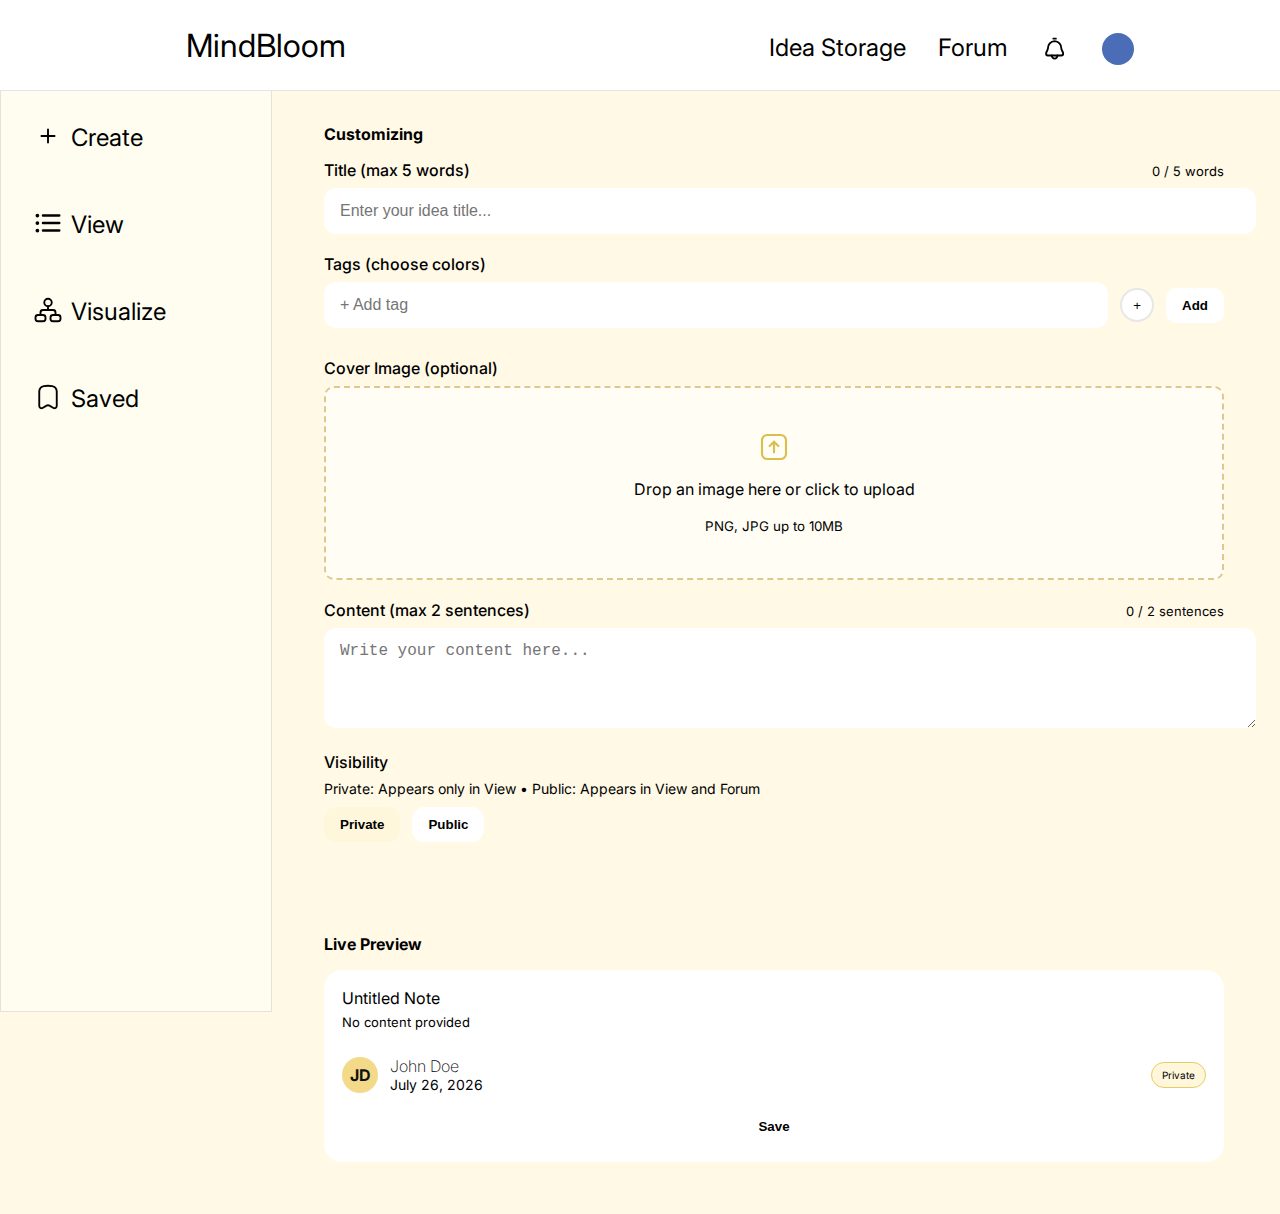
<file: CGT141/create.html>
<!DOCTYPE html>
<html lang="en">
<head>
  <meta charset="UTF-8" />
  <meta name="viewport" content="width=device-width, initial-scale=1.0"/>
  <link rel="stylesheet" href="css/master.css">
  <link rel="stylesheet" href="css/mediaqueries.css">
  <link rel="stylesheet" href="css/master-create.css">    <script src="js/phone-nav.js" defer></script>
  <script src="js/phone-nav.js" defer></script>
  <script src="js/script.js" defer></script>
  <script src="js/createp.js" defer></script>
  <title>MindBloom — Create</title>
</head>
<body>

    <div id="page-container">
        <nav id="nav-main">
            <div class="logo"><a href="index.html" id="logo">MindBloom</a></div>
            <button class="nav-toggle">☰</button>
            <ul class="nav-links-2">
                <li><a href="storage.html">Idea Storage</a></li>
                <li><a href="forum.html">Forum</a></li>
                <li><a href="login.html"><img src="image/notification.svg" width="30px" height="30px" class="noti"></a></li>
                <li><a href="signup.html" class="user-profile-image"></a></li>
            </ul>
        </nav>
        <button class="menu-btn">></button>
        <div class="nav-links-3">
            <a href="create.html"><img src="image/plus.svg" width="30px" height="30px">Create</a>
            <a href="storage.html"><img  src="image/list.svg" width="30px" height="30px">View</a>
            <a href="visualize.html"><img  src="image/graph.svg" width="30px" height="30px">Visualize</a>
            <a href="saved.html"><img src="image/saved.svg" width="30px" height="30px">Saved</a> 
        </div>
        <section id="create-page">
            <!-- MAIN CONTENT -->
  <main class="page">
    <!-- Customizing panel -->
    <section class="panel">
      <h2>Customizing</h2>

      <!-- Title -->
      <div class="field">
        <label for="title">Title (max 5 words)</label>
        <div class="count" id="titleCount">0 / 5 words</div>
        <input id="title" type="text" placeholder="Enter your idea title..." autocomplete="off">
      </div>

      <!-- Tags -->
      <div class="field">
        <label>Tags (choose colors)</label>
        <div class="tag-row">
          <input id="tagText" class="tag-input" type="text" placeholder="+ Add tag">
          <div class="color-palette" id="colorPalette">
            <button class="dot add" id="customColorBtn" title="Pick a color">+</button>
          </div>
          <button id="addTagBtn" class="btn subtle">Add</button>
          <input type="color" id="customColorPicker" class="color-input-hidden" value="#F5CF5D" aria-label="custom color">
        </div>
        <div id="tagList" class="tag-list"></div>
      </div>

      <!-- Cover Image -->
      <div class="field">
        <label>Cover Image (optional)</label>
        <div id="dropzone" class="dropzone" tabindex="0">
          <div class="dz-inner">
            <svg class="upload-icn" viewBox="0 0 24 24" aria-hidden="true">
              <rect x="3" y="3" width="18" height="18" rx="4" ry="4" fill="none" stroke="currentColor" stroke-width="1.6"/>
              <path d="M12 16V8M8.75 11.25 12 8l3.25 3.25" fill="none" stroke="currentColor" stroke-width="1.6" stroke-linecap="round" stroke-linejoin="round"/>
            </svg>
            <p>Drop an image here or click to upload</p>
            <small>PNG, JPG up to 10MB</small>
          </div>
          <img id="coverPreview" alt="" class="preview hidden"/>
        </div>
        <input id="coverInput" type="file" accept="image/png, image/jpeg" class="hidden">
      </div>

      <!-- Content -->
      <div class="field">
        <label for="content">Content (max 2 sentences)</label>
        <div class="count" id="contentCount">0 / 2 sentences</div>
        <textarea id="content" rows="4" placeholder="Write your content here..."></textarea>
      </div>

      <!-- Visibility -->
      <div class="field">
        <label>Visibility</label>
        <p class="hint">Private: Appears only in View • Public: Appears in View and Forum</p>
        <div class="visibility">
          <button class="pill active" data-value="Private" id="visPrivate">Private</button>
          <button class="pill" data-value="Public" id="visPublic">Public</button>
        </div>
      </div>
    </section>

    <!--Live Preview panel -->
    <section class="panel">
      <h2>Live Preview</h2>

      <article class="card">
        <h3 id="previewTitle">Untitled Note</h3>
        <p id="previewBody" class="muted">No content provided</p>

        <div class="card-footer">
          <div class="avatar">JD</div>
          <div class="meta">
            <div class="name">John Doe</div>
            <div class="date" id="previewDate"></div>
          </div>
          <span class="badge" id="previewVisibility">Private</span>
        </div>

        <button class="btn save" id="saveBtn">Save</button>
      </article>
        </section>
    </div>

</body>
</html>
</file>
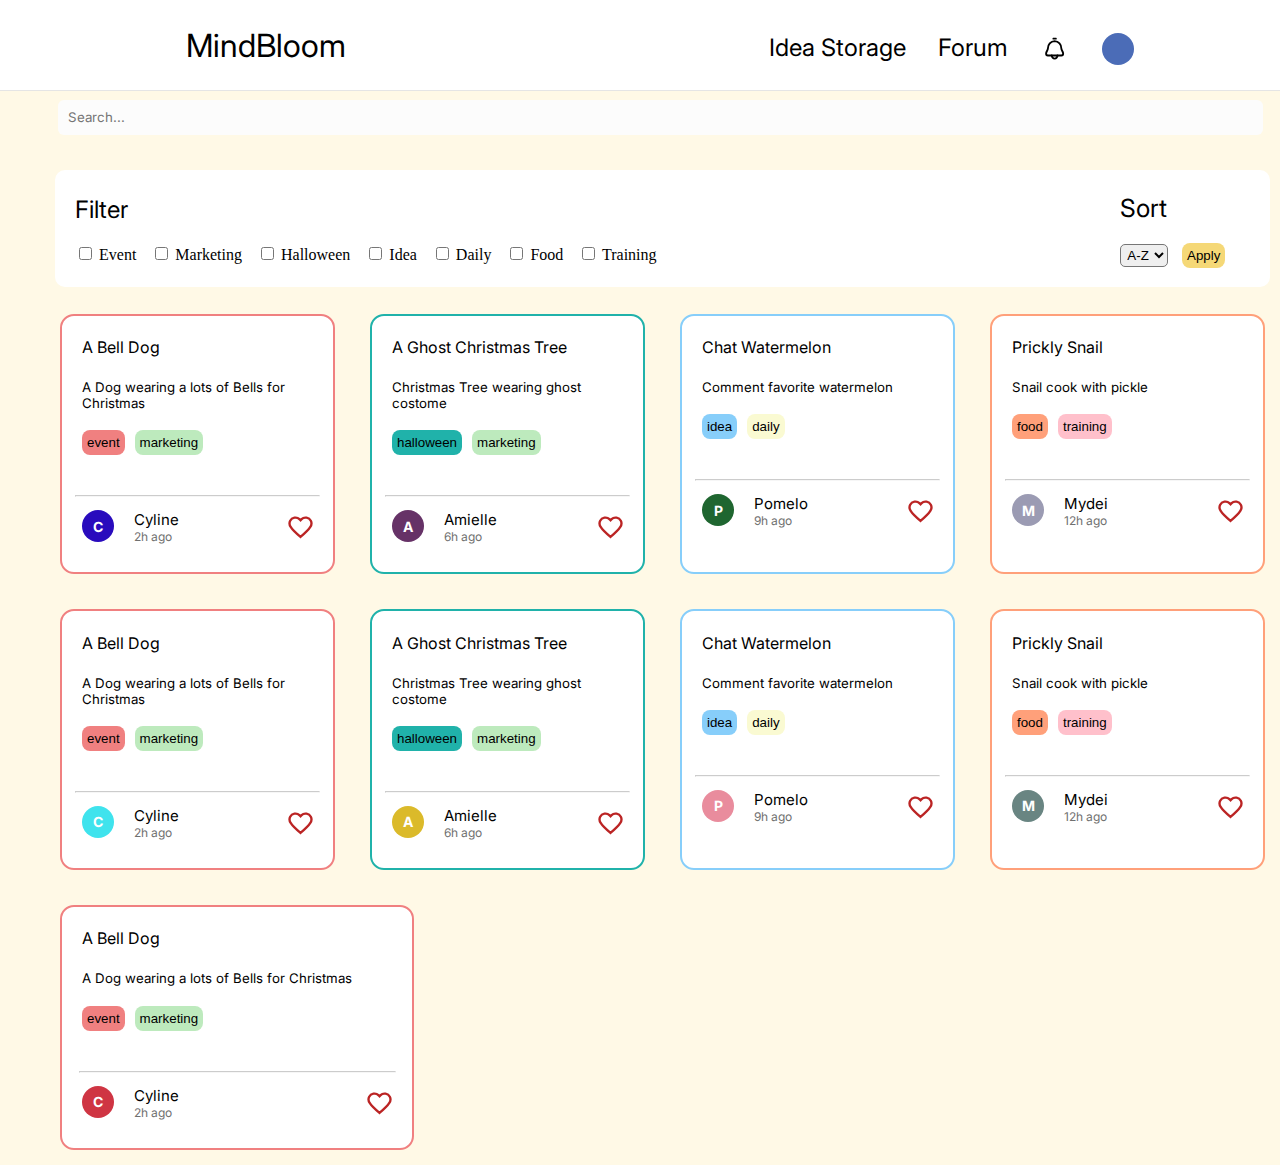
<file: CGT141/forum.html>
<!DOCTYPE html>
<html lang="en">
<head>
    <meta charset="UTF-8">
    <meta http-equiv="X-UA-Compatible" content="IE=edge">
    <meta name="viewport" content="width=device-width, initial-scale=1.0">
    <link rel="stylesheet" href="css/master.css"> 
    <link rel="stylesheet" href="css/mediaqueries.css">
    <script src="js/avatar.js"></script>
    <script src="js/search.js" defer></script>
    <script src="js/sort.js" defer></script>
    <script src="js/script.js" defer></script>
    <script src="js/phone-nav.js" defer></script>
    <title>Saved</title>
</head>
<body>
    <div id="page-container-1">
        <nav id="nav-main">
            <div class="logo"><a href="index.html" id="logo">MindBloom</a></div>
            <button class="nav-toggle">☰</button>
            <ul class="nav-links-2">
                <li><a href="storage.html">Idea Storage</a></li>
                <li><a href="forum.html">Forum</a></li>
                <li><a href="login.html"><img src="image/notification.svg" width="30px" height="30px" class="noti"></a></li>
                <li><a href="signup.html" class="user-profile-image"></a></li>
            </ul>
        </nav>
        <div id="forum-page">
            <section id="forum-page-1">
                <form action="/search" method="get">
                    <input type="search" class="search-query" name="q" placeholder="Search...">
                </form>
                <div class="filter-container">
                    <div class="sort">
                        <h3>Sort</h3>
                        <select name="myDropdown" class="myDropdown">
                            <option value="a-z">A-Z</option>
                            <option value="z-a">Z-A</option>
                        </select>
                        <button type="button" class="apply-button">Apply</button>
                    </div>
                    <div class="filter">
                        <h2>Filter</h2>
                        <form action="/action_page.php" class="filter-tags">
                            <div class="filter-item">
                                <input type="checkbox" id="filter1" name="filter1" value="event">
                                <label for="filter1">Event</label><br>
                            </div>
                            <div class="filter-item">
                                <input type="checkbox" id="filter2" name="filter2" value="marketing">
                                <label for="filter2">Marketing</label><br>
                            </div>
                            <div class="filter-item">
                                <input type="checkbox" id="filter3" name="filter3" value="halloween">
                                <label for="filter3">Halloween</label><br>
                            </div>
                            <div class="filter-item">
                                <input type="checkbox" id="filter4" name="filter4" value="idea">
                                <label for="filter4">Idea</label><br>
                            </div>
                            <div class="filter-item">
                                <input type="checkbox" id="filter5" name="filter5" value="daily">
                                <label for="filter5">Daily</label><br>
                            </div>
                            <div class="filter-item">
                                <input type="checkbox" id="filter6" name="filter6" value="food">
                                <label for="filter6">Food</label><br>
                            </div>
                            <div class="filter-item">
                                <input type="checkbox" id="filter7" name="filter7" value="training">
                                <label for="filter7">Training</label><br><br>
                            </div>
                        </form> 
                    </div>
                </div>
                <div class="note-container-1">
                    <div class="notes" id="notes1">
                        <div class="notes_content">
                            <h4>A Bell Dog</h4>
                            <h5>A Dog wearing a lots of Bells for Christmas</h5>
                        </div>
                        <div class="tags">
                            <button class="event_tags">event</button>
                            <button class="marketing_tags">marketing</button>
                        </div>
                        <hr class="hr_note">
                        <div class="notes_user">
                            <div class="user-profile-image"></div>
                            <div class="account_info">
                                <div class="user_name">
                                    <h6>Cyline</h6>
                                </div>
                                <div class="user_timepost">
                                    <h6>2h ago</h6>
                                </div>
                            </div>
                            <div class="like_button">
                                <svg xmlns="http://www.w3.org/2000/svg" 
                                     class="bi-heart" viewBox="0 0 16 16">
                                  <path d="m8 2.748-.717-.737C5.6.281 2.514.878 
                                           1.4 3.053c-.523 1.023-.641 2.5.314 3.905C2.91 
                                           8.905 6.058 11.73 8 13.375c1.943-1.645 
                                           5.09-4.47 6.286-6.417.955-1.405.838-2.882.314-3.905C13.486.878 
                                           10.4.28 8.717 2.01z"/>
                                </svg>
                            </div>                          
                        </div>
                    </div>
                    <div class="notes" id="notes2">
                        <div class="notes_content">
                            <h4>A Ghost Christmas Tree</h4>
                            <h5>Christmas Tree wearing ghost costome</h5>
                        </div>
                        <div class="tags">
                            <button class="halloween_tags">halloween</button>
                            <button class="marketing_tags">marketing</button>
                        </div>
                        <hr class="hr_note">
                        <div class="notes_user">
                            <div class="user-profile-image"></div>
                            <div class="account_info">
                                <div class="user_name">
                                    <h6>Amielle</h6>
                                </div>
                                <div class="user_timepost">
                                    <h6>6h ago</h6>
                                </div>
                            </div>
                            <div class="like_button">
                                <svg xmlns="http://www.w3.org/2000/svg" 
                                     class="bi-heart" viewBox="0 0 16 16">
                                  <path d="m8 2.748-.717-.737C5.6.281 2.514.878 
                                           1.4 3.053c-.523 1.023-.641 2.5.314 3.905C2.91 
                                           8.905 6.058 11.73 8 13.375c1.943-1.645 
                                           5.09-4.47 6.286-6.417.955-1.405.838-2.882.314-3.905C13.486.878 
                                           10.4.28 8.717 2.01z"/>
                                </svg>
                            </div>                          
                        </div>
                    </div>
                    <div class="notes"id="notes3">
                        <div class="notes_content">
                            <h4>Chat Watermelon</h4>
                            <h5>Comment favorite watermelon</h5>
                        </div>
                        <div class="tags">
                            <button class="idea_tags">idea</button>
                            <button class="daily_tags">daily</button>
                        </div>
                        <hr class="hr_note">
                        <div class="notes_user">
                            <div class="user-profile-image"></div>
                            <div class="account_info">
                                <div class="user_name">
                                    <h6>Pomelo</h6>
                                </div>
                                <div class="user_timepost">
                                    <h6>9h ago</h6>
                                </div>
                            </div>
                            <div class="like_button">
                                <svg xmlns="http://www.w3.org/2000/svg" 
                                     class="bi-heart" viewBox="0 0 16 16">
                                  <path d="m8 2.748-.717-.737C5.6.281 2.514.878 
                                           1.4 3.053c-.523 1.023-.641 2.5.314 3.905C2.91 
                                           8.905 6.058 11.73 8 13.375c1.943-1.645 
                                           5.09-4.47 6.286-6.417.955-1.405.838-2.882.314-3.905C13.486.878 
                                           10.4.28 8.717 2.01z"/>
                                </svg>
                            </div>                          
                        </div>
                    </div>
                    <div class="notes" id="notes4">
                        <div class="notes_content">
                            <h4>Prickly Snail</h4>
                            <h5>Snail cook with pickle</h5>
                        </div>
                        <div class="tags">
                            <button class="food_tags">food</button>
                            <button class="training_tags">training</button>
                        </div>
                        <hr class="hr_note">
                        <div class="notes_user">
                            <div class="user-profile-image"></div>
                            <div class="account_info">
                                <div class="user_name">
                                    <h6>Mydei</h6>
                                </div>
                                <div class="user_timepost">
                                    <h6>12h ago</h6>
                                </div>
                            </div>
                            <div class="like_button">
                                <svg xmlns="http://www.w3.org/2000/svg" 
                                     class="bi-heart" viewBox="0 0 16 16">
                                  <path d="m8 2.748-.717-.737C5.6.281 2.514.878 
                                           1.4 3.053c-.523 1.023-.641 2.5.314 3.905C2.91 
                                           8.905 6.058 11.73 8 13.375c1.943-1.645 
                                           5.09-4.47 6.286-6.417.955-1.405.838-2.882.314-3.905C13.486.878 
                                           10.4.28 8.717 2.01z"/>
                                </svg>
                            </div>                          
                        </div>
                    </div>
                    <div class="notes" id="notes5">
                        <div class="notes_content">
                            <h4>A Bell Dog</h4>
                            <h5>A Dog wearing a lots of Bells for Christmas</h5>
                        </div>
                        <div class="tags">
                            <button class="event_tags">event</button>
                            <button class="marketing_tags">marketing</button>
                        </div>
                        <hr class="hr_note">
                        <div class="notes_user">
                            <div class="user-profile-image"></div>
                            <div class="account_info">
                                <div class="user_name">
                                    <h6>Cyline</h6>
                                </div>
                                <div class="user_timepost">
                                    <h6>2h ago</h6>
                                </div>
                            </div>
                            <div class="like_button">
                                <svg xmlns="http://www.w3.org/2000/svg" 
                                     class="bi-heart" viewBox="0 0 16 16">
                                  <path d="m8 2.748-.717-.737C5.6.281 2.514.878 
                                           1.4 3.053c-.523 1.023-.641 2.5.314 3.905C2.91 
                                           8.905 6.058 11.73 8 13.375c1.943-1.645 
                                           5.09-4.47 6.286-6.417.955-1.405.838-2.882.314-3.905C13.486.878 
                                           10.4.28 8.717 2.01z"/>
                                </svg>
                            </div>                          
                        </div>
                    </div>
                    <div class="notes" id="notes6">
                        <div class="notes_content">
                            <h4>A Ghost Christmas Tree</h4>
                            <h5>Christmas Tree wearing ghost costome</h5>
                        </div>
                        <div class="tags">
                            <button class="halloween_tags">halloween</button>
                            <button class="marketing_tags">marketing</button>
                        </div>
                        <hr class="hr_note">
                        <div class="notes_user">
                            <div class="user-profile-image"></div>
                            <div class="account_info">
                                <div class="user_name">
                                    <h6>Amielle</h6>
                                </div>
                                <div class="user_timepost">
                                    <h6>6h ago</h6>
                                </div>
                            </div>
                            <div class="like_button">
                                <svg xmlns="http://www.w3.org/2000/svg" 
                                     class="bi-heart" viewBox="0 0 16 16">
                                  <path d="m8 2.748-.717-.737C5.6.281 2.514.878 
                                           1.4 3.053c-.523 1.023-.641 2.5.314 3.905C2.91 
                                           8.905 6.058 11.73 8 13.375c1.943-1.645 
                                           5.09-4.47 6.286-6.417.955-1.405.838-2.882.314-3.905C13.486.878 
                                           10.4.28 8.717 2.01z"/>
                                </svg>
                            </div>                          
                        </div>
                    </div>
                    <div class="notes"id="notes7">
                        <div class="notes_content">
                            <h4>Chat Watermelon</h4>
                            <h5>Comment favorite watermelon</h5>
                        </div>
                        <div class="tags">
                            <button class="idea_tags">idea</button>
                            <button class="daily_tags">daily</button>
                        </div>
                        <hr class="hr_note">
                        <div class="notes_user">
                            <div class="user-profile-image"></div>
                            <div class="account_info">
                                <div class="user_name">
                                    <h6>Pomelo</h6>
                                </div>
                                <div class="user_timepost">
                                    <h6>9h ago</h6>
                                </div>
                            </div>
                            <div class="like_button">
                                <svg xmlns="http://www.w3.org/2000/svg" 
                                     class="bi-heart" viewBox="0 0 16 16">
                                  <path d="m8 2.748-.717-.737C5.6.281 2.514.878 
                                           1.4 3.053c-.523 1.023-.641 2.5.314 3.905C2.91 
                                           8.905 6.058 11.73 8 13.375c1.943-1.645 
                                           5.09-4.47 6.286-6.417.955-1.405.838-2.882.314-3.905C13.486.878 
                                           10.4.28 8.717 2.01z"/>
                                </svg>
                            </div>                          
                        </div>
                    </div>
                    <div class="notes" id="notes8">
                        <div class="notes_content">
                            <h4>Prickly Snail</h4>
                            <h5>Snail cook with pickle</h5>
                        </div>
                        <div class="tags">
                            <button class="food_tags">food</button>
                            <button class="training_tags">training</button>
                        </div>
                        <hr class="hr_note">
                        <div class="notes_user">
                            <div class="user-profile-image"></div>
                            <div class="account_info">
                                <div class="user_name">
                                    <h6>Mydei</h6>
                                </div>
                                <div class="user_timepost">
                                    <h6>12h ago</h6>
                                </div>
                            </div>
                            <div class="like_button">
                                <svg xmlns="http://www.w3.org/2000/svg" 
                                     class="bi-heart" viewBox="0 0 16 16">
                                  <path d="m8 2.748-.717-.737C5.6.281 2.514.878 
                                           1.4 3.053c-.523 1.023-.641 2.5.314 3.905C2.91 
                                           8.905 6.058 11.73 8 13.375c1.943-1.645 
                                           5.09-4.47 6.286-6.417.955-1.405.838-2.882.314-3.905C13.486.878 
                                           10.4.28 8.717 2.01z"/>
                                </svg>
                            </div>                          
                        </div>
                    </div>
                    <div class="notes" id="notes9">
                        <div class="notes_content">
                            <h4>A Bell Dog</h4>
                            <h5>A Dog wearing a lots of Bells for Christmas</h5>
                        </div>
                        <div class="tags">
                            <button class="event_tags">event</button>
                            <button class="marketing_tags">marketing</button>
                        </div>
                        <hr class="hr_note">
                        <div class="notes_user">
                            <div class="user-profile-image"></div>
                            <div class="account_info">
                                <div class="user_name">
                                    <h6>Cyline</h6>
                                </div>
                                <div class="user_timepost">
                                    <h6>2h ago</h6>
                                </div>
                            </div>
                            <div class="like_button">
                                <svg xmlns="http://www.w3.org/2000/svg" 
                                     class="bi-heart" viewBox="0 0 16 16">
                                  <path d="m8 2.748-.717-.737C5.6.281 2.514.878 
                                           1.4 3.053c-.523 1.023-.641 2.5.314 3.905C2.91 
                                           8.905 6.058 11.73 8 13.375c1.943-1.645 
                                           5.09-4.47 6.286-6.417.955-1.405.838-2.882.314-3.905C13.486.878 
                                           10.4.28 8.717 2.01z"/>
                                </svg>
                            </div>                          
                        </div>
                    </div>
                </div>
            </section>
        </div>
    </div>
</body>
</html>
</file>
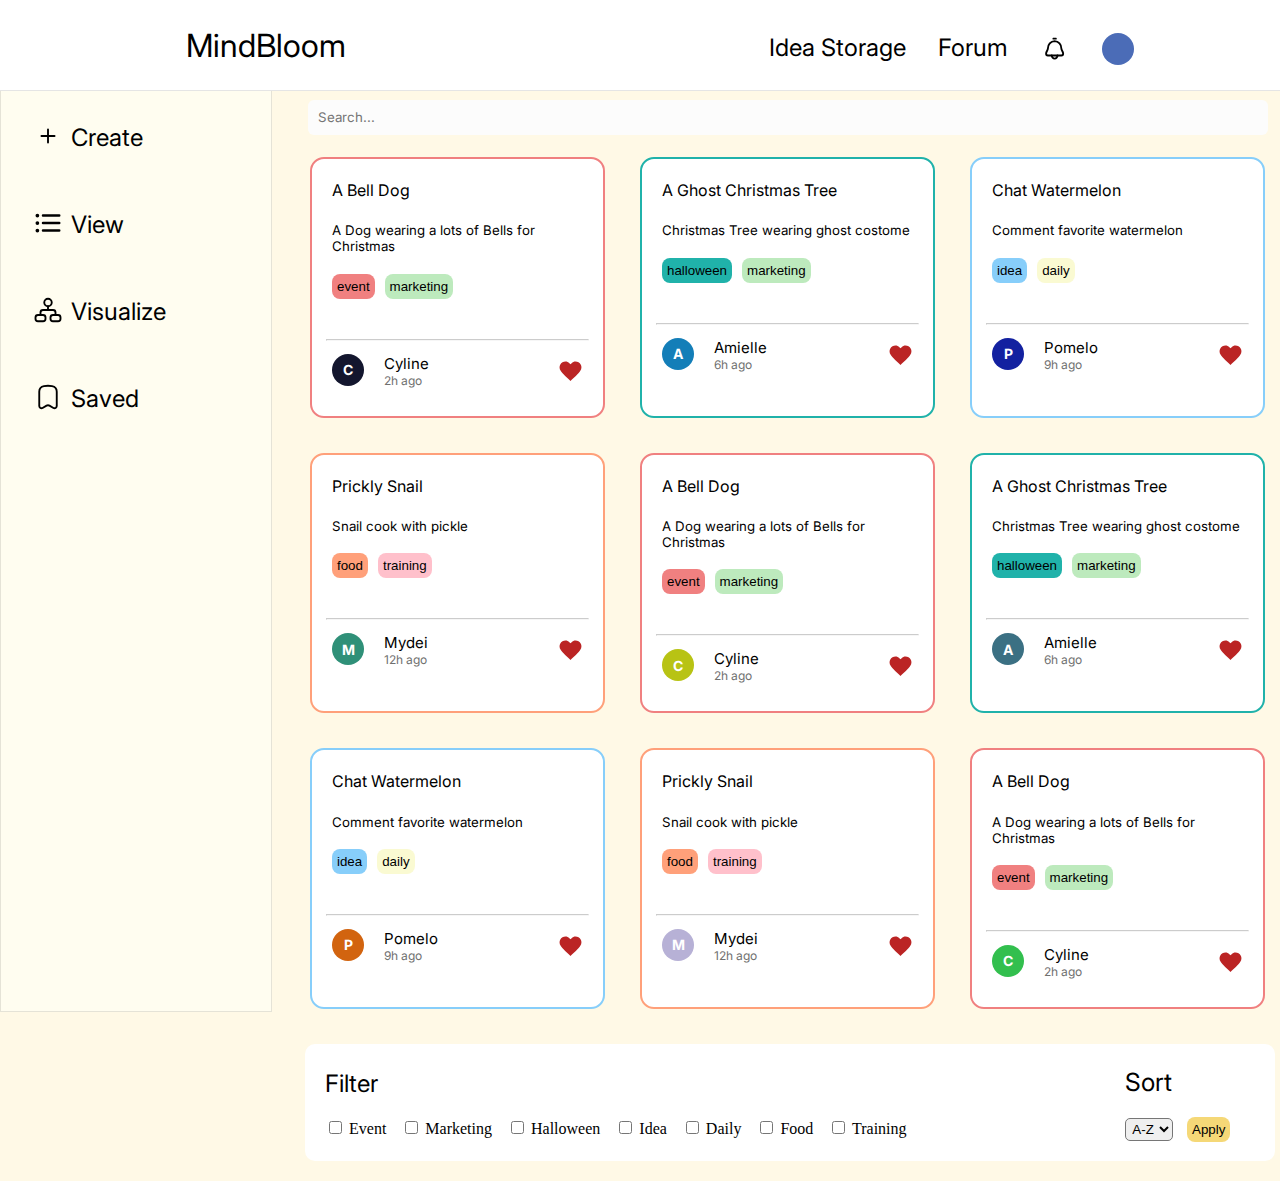
<file: CGT141/saved.html>
<!DOCTYPE html>
<html lang="en">
<head>
    <meta charset="UTF-8">
    <meta http-equiv="X-UA-Compatible" content="IE=edge">
    <meta name="viewport" content="width=device-width, initial-scale=1.0">
    <link rel="stylesheet" href="css/master.css"> 
    <link rel="stylesheet" href="css/mediaqueries.css">
    <script src="js/avatar.js" defer></script>
    <script src="js/search.js" defer></script>
    <script src="js/sort.js" defer></script>
    <script src="js/script-saved.js" defer></script>
    <script src="js/script.js" defer></script>


    <title>Saved</title>
</head>
<body>
    <div id="page-container">
        <nav id="nav-main">
            <div class="logo"><a href="index.html" id="logo">MindBloom</a></div>
            <button class="nav-toggle">☰</button>
            <ul class="nav-links-2">
                <li><a href="storage.html">Idea Storage</a></li>
                <li><a href="forum.html">Forum</a></li>
                <li><a href="login.html"><img src="image/notification.svg" width="30px" height="30px" class="noti"></a></li>
                <li><a href="signup.html" class="user-profile-image"></a></li>
            </ul>
        </nav>
        <button class="menu-btn">></button>
        <div class="nav-links-3">
            <a href="create.html"><img src="image/plus.svg" width="30px" height="30px">Create</a>
            <a href="storage.html"><img  src="image/list.svg" width="30px" height="30px">View</a>
            <a href="visualize.html"><img  src="image/graph.svg" width="30px" height="30px">Visualize</a>
            <a href="saved.html"><img src="image/saved.svg" width="30px" height="30px">Saved</a> 
        </div>
        <section id="save-page">
            <form action="/search" method="get">
                <input type="search" class="search-query" name="q" placeholder="Search...">
            </form>
            <div class="note-container-1">
                <div class="notes" id="notes1">
                    <div class="notes_content">
                        <h4>A Bell Dog</h4>
                        <h5>A Dog wearing a lots of Bells for Christmas</h5>
                    </div>
                    <div class="tags">
                        <button class="event_tags">event</button>
                        <button class="marketing_tags">marketing</button>
                    </div>
                    <hr class="hr_note">
                    <div class="notes_user">
                        <div class="user-profile-image"></div>
                        <div class="account_info">
                            <div class="user_name">
                                <h6>Cyline</h6>
                            </div>
                            <div class="user_timepost">
                                <h6>2h ago</h6>
                            </div>
                        </div>
                        <div class="like_button">
                            <svg xmlns="http://www.w3.org/2000/svg" 
                                 class="bi-heart-1" viewBox="0 0 16 16">
                              <path d="m8 2.748-.717-.737C5.6.281 2.514.878 
                                       1.4 3.053c-.523 1.023-.641 2.5.314 3.905C2.91 
                                       8.905 6.058 11.73 8 13.375c1.943-1.645 
                                       5.09-4.47 6.286-6.417.955-1.405.838-2.882.314-3.905C13.486.878 
                                       10.4.28 8.717 2.01z"/>
                            </svg>
                        </div>                          
                    </div>
                </div>
                <div class="notes" id="notes2">
                    <div class="notes_content">
                        <h4>A Ghost Christmas Tree</h4>
                        <h5>Christmas Tree wearing ghost costome</h5>
                    </div>
                    <div class="tags">
                        <button class="halloween_tags">halloween</button>
                        <button class="marketing_tags">marketing</button>
                    </div>
                    <hr class="hr_note">
                    <div class="notes_user">
                        <div class="user-profile-image"></div>
                        <div class="account_info">
                            <div class="user_name">
                                <h6>Amielle</h6>
                            </div>
                            <div class="user_timepost">
                                <h6>6h ago</h6>
                            </div>
                        </div>
                        <div class="like_button">
                            <svg xmlns="http://www.w3.org/2000/svg" 
                                 class="bi-heart-1" viewBox="0 0 16 16">
                              <path d="m8 2.748-.717-.737C5.6.281 2.514.878 
                                       1.4 3.053c-.523 1.023-.641 2.5.314 3.905C2.91 
                                       8.905 6.058 11.73 8 13.375c1.943-1.645 
                                       5.09-4.47 6.286-6.417.955-1.405.838-2.882.314-3.905C13.486.878 
                                       10.4.28 8.717 2.01z"/>
                            </svg>
                        </div>                          
                    </div>
                </div>
                <div class="notes"id="notes3">
                    <div class="notes_content">
                        <h4>Chat Watermelon</h4>
                        <h5>Comment favorite watermelon</h5>
                    </div>
                    <div class="tags">
                        <button class="idea_tags">idea</button>
                        <button class="daily_tags">daily</button>
                    </div>
                    <hr class="hr_note">
                    <div class="notes_user">
                        <div class="user-profile-image"></div>
                        <div class="account_info">
                            <div class="user_name">
                                <h6>Pomelo</h6>
                            </div>
                            <div class="user_timepost">
                                <h6>9h ago</h6>
                            </div>
                        </div>
                        <div class="like_button">
                            <svg xmlns="http://www.w3.org/2000/svg" 
                                 class="bi-heart-1" viewBox="0 0 16 16">
                              <path d="m8 2.748-.717-.737C5.6.281 2.514.878 
                                       1.4 3.053c-.523 1.023-.641 2.5.314 3.905C2.91 
                                       8.905 6.058 11.73 8 13.375c1.943-1.645 
                                       5.09-4.47 6.286-6.417.955-1.405.838-2.882.314-3.905C13.486.878 
                                       10.4.28 8.717 2.01z"/>
                            </svg>
                        </div>                          
                    </div>
                </div>
                <div class="notes" id="notes4">
                    <div class="notes_content">
                        <h4>Prickly Snail</h4>
                        <h5>Snail cook with pickle</h5>
                    </div>
                    <div class="tags">
                        <button class="food_tags">food</button>
                        <button class="training_tags">training</button>
                    </div>
                    <hr class="hr_note">
                    <div class="notes_user">
                        <div class="user-profile-image"></div>
                        <div class="account_info">
                            <div class="user_name">
                                <h6>Mydei</h6>
                            </div>
                            <div class="user_timepost">
                                <h6>12h ago</h6>
                            </div>
                        </div>
                        <div class="like_button">
                            <svg xmlns="http://www.w3.org/2000/svg" 
                                 class="bi-heart-1" viewBox="0 0 16 16">
                              <path d="m8 2.748-.717-.737C5.6.281 2.514.878 
                                       1.4 3.053c-.523 1.023-.641 2.5.314 3.905C2.91 
                                       8.905 6.058 11.73 8 13.375c1.943-1.645 
                                       5.09-4.47 6.286-6.417.955-1.405.838-2.882.314-3.905C13.486.878 
                                       10.4.28 8.717 2.01z"/>
                            </svg>
                        </div>                          
                    </div>
                </div>
                <div class="notes" id="notes5">
                    <div class="notes_content">
                        <h4>A Bell Dog</h4>
                        <h5>A Dog wearing a lots of Bells for Christmas</h5>
                    </div>
                    <div class="tags">
                        <button class="event_tags">event</button>
                        <button class="marketing_tags">marketing</button>
                    </div>
                    <hr class="hr_note">
                    <div class="notes_user">
                        <div class="user-profile-image"></div>
                        <div class="account_info">
                            <div class="user_name">
                                <h6>Cyline</h6>
                            </div>
                            <div class="user_timepost">
                                <h6>2h ago</h6>
                            </div>
                        </div>
                        <div class="like_button">
                            <svg xmlns="http://www.w3.org/2000/svg" 
                                 class="bi-heart-1" viewBox="0 0 16 16">
                              <path d="m8 2.748-.717-.737C5.6.281 2.514.878 
                                       1.4 3.053c-.523 1.023-.641 2.5.314 3.905C2.91 
                                       8.905 6.058 11.73 8 13.375c1.943-1.645 
                                       5.09-4.47 6.286-6.417.955-1.405.838-2.882.314-3.905C13.486.878 
                                       10.4.28 8.717 2.01z"/>
                            </svg>
                        </div>                          
                    </div>
                </div>
                <div class="notes" id="notes6">
                    <div class="notes_content">
                        <h4>A Ghost Christmas Tree</h4>
                        <h5>Christmas Tree wearing ghost costome</h5>
                    </div>
                    <div class="tags">
                        <button class="halloween_tags">halloween</button>
                        <button class="marketing_tags">marketing</button>
                    </div>
                    <hr class="hr_note">
                    <div class="notes_user">
                        <div class="user-profile-image"></div>
                        <div class="account_info">
                            <div class="user_name">
                                <h6>Amielle</h6>
                            </div>
                            <div class="user_timepost">
                                <h6>6h ago</h6>
                            </div>
                        </div>
                        <div class="like_button">
                            <svg xmlns="http://www.w3.org/2000/svg" 
                                 class="bi-heart-1" viewBox="0 0 16 16">
                              <path d="m8 2.748-.717-.737C5.6.281 2.514.878 
                                       1.4 3.053c-.523 1.023-.641 2.5.314 3.905C2.91 
                                       8.905 6.058 11.73 8 13.375c1.943-1.645 
                                       5.09-4.47 6.286-6.417.955-1.405.838-2.882.314-3.905C13.486.878 
                                       10.4.28 8.717 2.01z"/>
                            </svg>
                        </div>                          
                    </div>
                </div>
                <div class="notes"id="notes7">
                    <div class="notes_content">
                        <h4>Chat Watermelon</h4>
                        <h5>Comment favorite watermelon</h5>
                    </div>
                    <div class="tags">
                        <button class="idea_tags">idea</button>
                        <button class="daily_tags">daily</button>
                    </div>
                    <hr class="hr_note">
                    <div class="notes_user">
                        <div class="user-profile-image"></div>
                        <div class="account_info">
                            <div class="user_name">
                                <h6>Pomelo</h6>
                            </div>
                            <div class="user_timepost">
                                <h6>9h ago</h6>
                            </div>
                        </div>
                        <div class="like_button">
                            <svg xmlns="http://www.w3.org/2000/svg" 
                                 class="bi-heart-1" viewBox="0 0 16 16">
                              <path d="m8 2.748-.717-.737C5.6.281 2.514.878 
                                       1.4 3.053c-.523 1.023-.641 2.5.314 3.905C2.91 
                                       8.905 6.058 11.73 8 13.375c1.943-1.645 
                                       5.09-4.47 6.286-6.417.955-1.405.838-2.882.314-3.905C13.486.878 
                                       10.4.28 8.717 2.01z"/>
                            </svg>
                        </div>                          
                    </div>
                </div>
                <div class="notes" id="notes8">
                    <div class="notes_content">
                        <h4>Prickly Snail</h4>
                        <h5>Snail cook with pickle</h5>
                    </div>
                    <div class="tags">
                        <button class="food_tags">food</button>
                        <button class="training_tags">training</button>
                    </div>
                    <hr class="hr_note">
                    <div class="notes_user">
                        <div class="user-profile-image"></div>
                        <div class="account_info">
                            <div class="user_name">
                                <h6>Mydei</h6>
                            </div>
                            <div class="user_timepost">
                                <h6>12h ago</h6>
                            </div>
                        </div>
                        <div class="like_button">
                            <svg xmlns="http://www.w3.org/2000/svg" 
                                 class="bi-heart-1" viewBox="0 0 16 16">
                              <path d="m8 2.748-.717-.737C5.6.281 2.514.878 
                                       1.4 3.053c-.523 1.023-.641 2.5.314 3.905C2.91 
                                       8.905 6.058 11.73 8 13.375c1.943-1.645 
                                       5.09-4.47 6.286-6.417.955-1.405.838-2.882.314-3.905C13.486.878 
                                       10.4.28 8.717 2.01z"/>
                            </svg>
                        </div>                          
                    </div>
                </div>
                <div class="notes" id="notes9">
                    <div class="notes_content">
                        <h4>A Bell Dog</h4>
                        <h5>A Dog wearing a lots of Bells for Christmas</h5>
                    </div>
                    <div class="tags">
                        <button class="event_tags">event</button>
                        <button class="marketing_tags">marketing</button>
                    </div>
                    <hr class="hr_note">
                    <div class="notes_user">
                        <div class="user-profile-image"></div>
                        <div class="account_info">
                            <div class="user_name">
                                <h6>Cyline</h6>
                            </div>
                            <div class="user_timepost">
                                <h6>2h ago</h6>
                            </div>
                        </div>
                        <div class="like_button">
                            <svg xmlns="http://www.w3.org/2000/svg" 
                                 class="bi-heart-1" viewBox="0 0 16 16">
                              <path d="m8 2.748-.717-.737C5.6.281 2.514.878 
                                       1.4 3.053c-.523 1.023-.641 2.5.314 3.905C2.91 
                                       8.905 6.058 11.73 8 13.375c1.943-1.645 
                                       5.09-4.47 6.286-6.417.955-1.405.838-2.882.314-3.905C13.486.878 
                                       10.4.28 8.717 2.01z"/>
                            </svg>
                        </div>                          
                    </div>
                </div>
            </div>
            <div class="filter-container">
                <div class="sort">
                    <h3>Sort</h3>
                    <select name="myDropdown" class="myDropdown">
                        <option value="a-z">A-Z</option>
                        <option value="z-a">Z-A</option>
                    </select>
                    <button type="button" class="apply-button">Apply</button>
                </div>
                <div class="filter">
                    <h2>Filter</h2>
                    <form action="/action_page.php" class="filter-tags">
                        <div class="filter-item">
                            <input type="checkbox" id="filter1" name="filter1" value="event">
                            <label for="filter1">Event</label><br>
                        </div>
                        <div class="filter-item">
                            <input type="checkbox" id="filter2" name="filter2" value="marketing">
                            <label for="filter2">Marketing</label><br>
                        </div>
                        <div class="filter-item">
                            <input type="checkbox" id="filter3" name="filter3" value="halloween">
                            <label for="filter3">Halloween</label><br>
                        </div>
                        <div class="filter-item">
                            <input type="checkbox" id="filter4" name="filter4" value="idea">
                            <label for="filter4">Idea</label><br>
                        </div>
                        <div class="filter-item">
                            <input type="checkbox" id="filter5" name="filter5" value="daily">
                            <label for="filter5">Daily</label><br>
                        </div>
                        <div class="filter-item">
                            <input type="checkbox" id="filter6" name="filter6" value="food">
                            <label for="filter6">Food</label><br>
                        </div>
                        <div class="filter-item">
                            <input type="checkbox" id="filter7" name="filter7" value="training">
                            <label for="filter7">Training</label><br><br>
                        </div>
                    </form> 
                </div>
            </div>
        </section>
    </div>
</body>
</html>
</file>
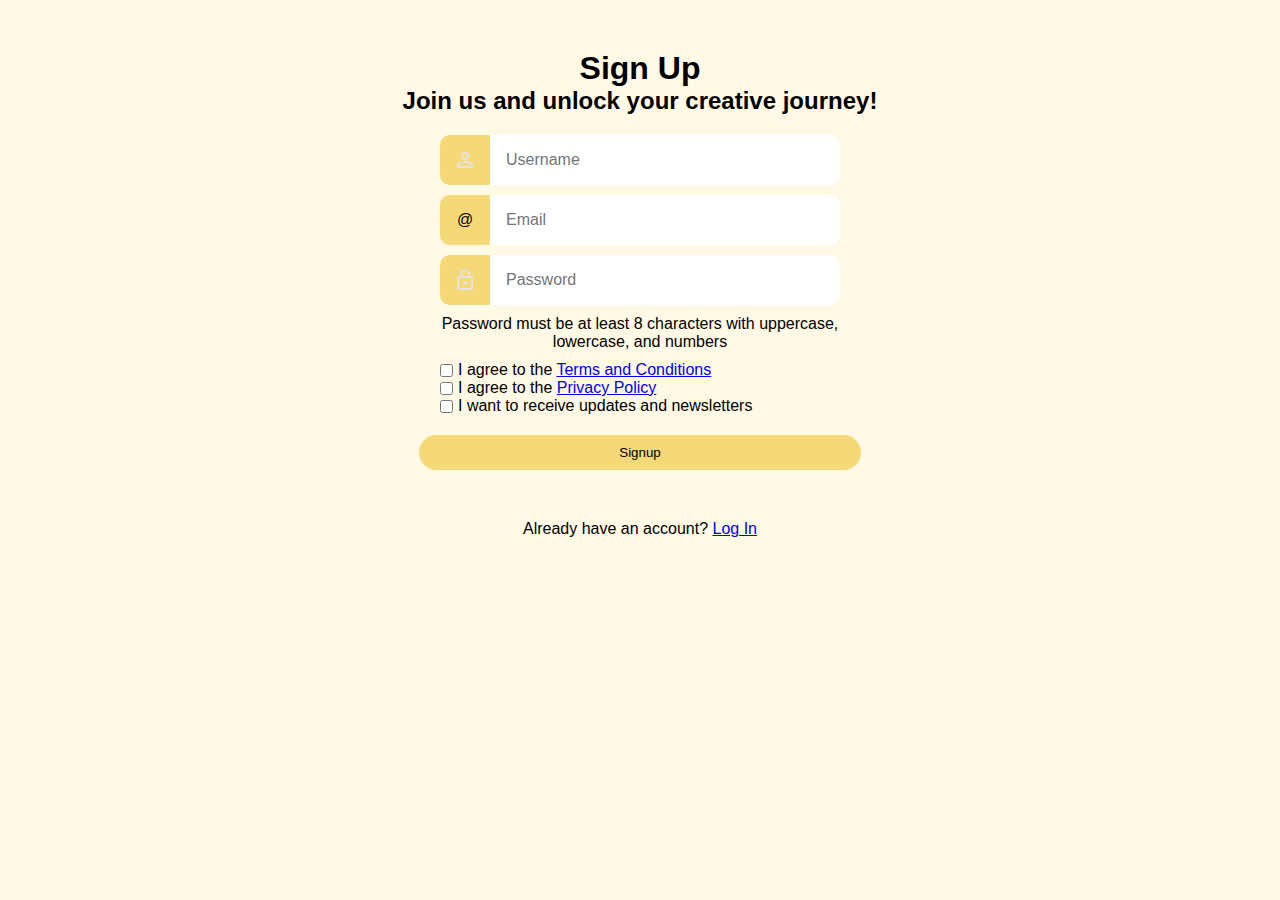
<file: CGT141/signup.html>
<!DOCTYPE html>
<html lang="en">
<head>
    <meta charset="UTF-8">
    <meta name="viewport" content="width=device-width, initial-scale=1.0">
    <title>Signup</title>

    <link rel="stylesheet" href="css/style.css">    
<link href="https://cdn.jsdelivr.net/npm/bootstrap@5.3.8/dist/css/bootstrap.min.css" rel="stylesheet" integrity="sha384-sRIl4kxILFvY47J16cr9ZwB07vP4J8+LH7qKQnuqkuIAvNWLzeN8tE5YBujZqJLB" crossorigin="anonymous">
    
    <script type="text/javascript" src="js/script-signup.js" defer></script>
</head>
<body id="signupbody">
    <div class="wrapper">
        <h1>Sign Up</h1>
        <h2>Join us and unlock your creative journey!</h2>
        <p id="error-message"></p>
        <form id="form">
            <div>
                <label for="username-input">
                  <svg xmlns="http://www.w3.org/2000/svg" height="24px" viewBox="0 -960 960 960" width="24px" fill="#e3e3e3"><path d="M480-480q-66 0-113-47t-47-113q0-66 47-113t113-47q66 0 113 47t47 113q0 66-47 113t-113 47ZM160-160v-112q0-34 17.5-62.5T224-378q62-31 126-46.5T480-440q66 0 130 15.5T736-378q29 15 46.5 43.5T800-272v112H160Zm80-80h480v-32q0-11-5.5-20T700-306q-54-27-109-40.5T480-360q-56 0-111 13.5T260-306q-9 5-14.5 14t-5.5 20v32Zm240-320q33 0 56.5-23.5T560-640q0-33-23.5-56.5T480-720q-33 0-56.5 23.5T400-640q0 33 23.5 56.5T480-560Zm0-80Zm0 400Z"/></svg>  
                </label>
                <input type="text" name="username" id="username-input" placeholder="Username">
            </div>
             <div>
                <label for="email-input">
                    <span>@</span>
                </label>
                <input type="email" name="email" id="email-input" placeholder="Email">
            </div>
             <div>
                <label for="password-input">
                    <svg xmlns="http://www.w3.org/2000/svg" height="24px" viewBox="0 -960 960 960" width="24px" fill="#e3e3e3"><path d="M240-80q-33 0-56.5-23.5T160-160v-400q0-33 23.5-56.5T240-640h40v-80q0-83 58.5-141.5T480-920q83 0 141.5 58.5T680-720v80h40q33 0 56.5 23.5T800-560v400q0 33-23.5 56.5T720-80H240Zm0-80h480v-400H240v400Zm240-120q33 0 56.5-23.5T560-360q0-33-23.5-56.5T480-440q-33 0-56.5 23.5T400-360q0 33 23.5 56.5T480-280ZM360-640h240v-80q0-50-35-85t-85-35q-50 0-85 35t-35 85v80ZM240-160v-400 400Z"/></svg>
                </label>
                <input type="password" name="password" id="password-input" placeholder="Password">
            </div>
            <div>
                <p>Password must be at least 8 characters with uppercase, lowercase, and numbers</p>
            </div>
            <div class="checks">
                <div>
                    <input type="checkbox"><p>I agree to the <a href="terms.html">Terms and Conditions</a></p>
                </div>
                <div>
                    <input type="checkbox"><p>I agree to the <a href="privacy.html">Privacy Policy</a></p>
                </div>
                <div>
                    <input type="checkbox"><p>I want to receive updates and newsletters</p>
                </div>
            </div>
            <button type="submit">Signup</button>
        </form>

        <p>Already have an account? <a href="login.html">Log In</a></p>
    </div>
</body>
</html>
</file>
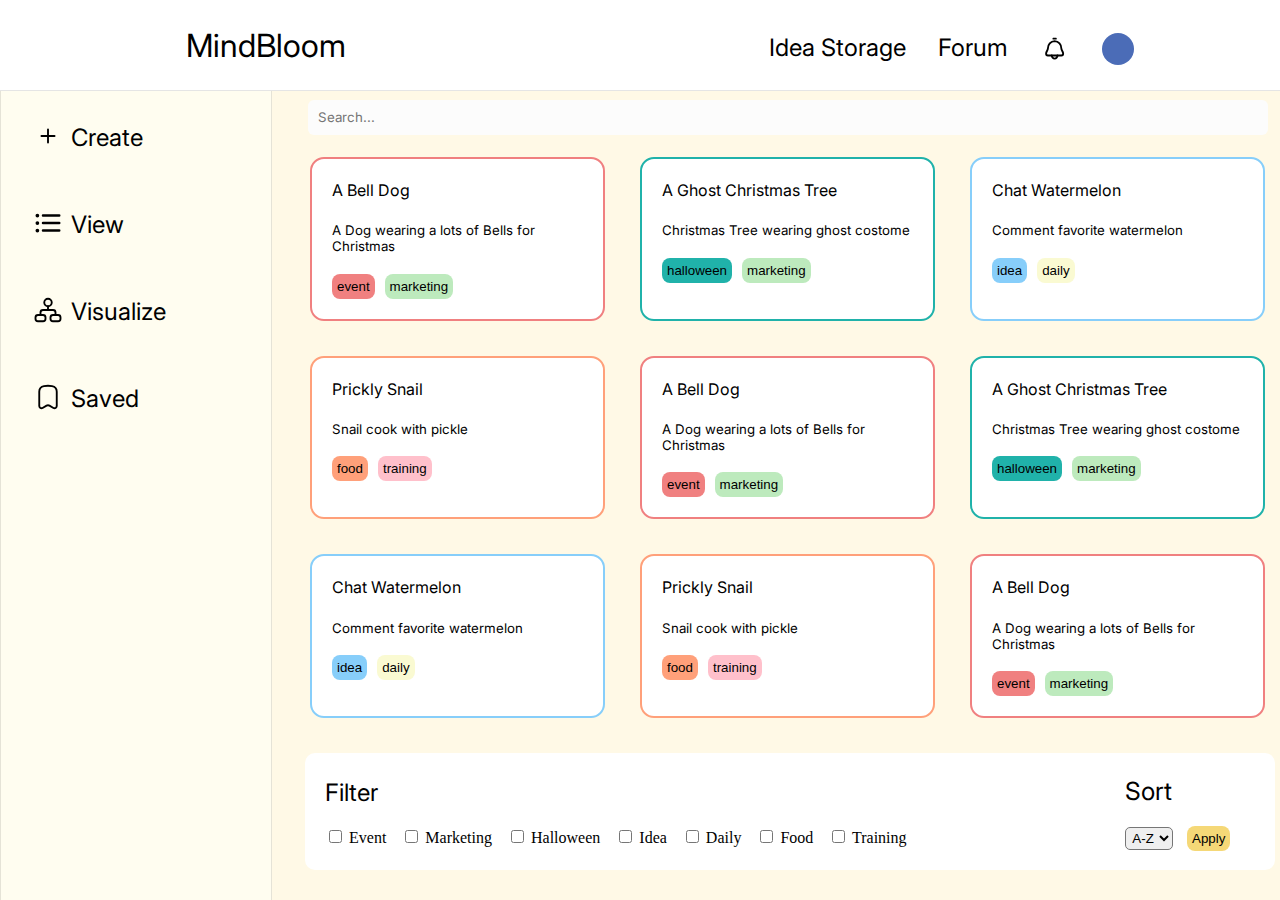
<file: CGT141/storage.html>
<!DOCTYPE html>
<html lang="en">
<head>
    <meta charset="UTF-8">
    <meta http-equiv="X-UA-Compatible" content="IE=edge">
    <meta name="viewport" content="width=device-width, initial-scale=1.0">
    <link rel="stylesheet" href="css/master.css"> 
    <link rel="stylesheet" href="css/mediaqueries.css">
    <script src="js/avatar.js"></script>
    <script src="js/search.js" defer></script>
    <script src="js/sort.js" defer></script>
    <script src="js/script.js" defer></script>
    <title>Storage</title>
</head>
<body>
    <div id="page-container">
        <nav id="nav-main">
            <div class="logo"><a href="index.html" id="logo">MindBloom</a></div>
            <button class="nav-toggle">☰</button>
            <ul class="nav-links-2">
                <li><a href="storage.html">Idea Storage</a></li>
                <li><a href="forum.html">Forum</a></li>
                <li><a href="login.html"><img src="image/notification.svg" width="30px" height="30px" class="noti"></a></li>
                <li><a href="signup.html" class="user-profile-image"></a></li>
            </ul>
        </nav>
        <button class="menu-btn">></button>
        <div class="nav-links-3">
            <a href="create.html"><img src="image/plus.svg" width="30px" height="30px">Create</a>
            <a href="storage.html"><img  src="image/list.svg" width="30px" height="30px">View</a>
            <a href="visualize.html"><img  src="image/graph.svg" width="30px" height="30px">Visualize</a>
            <a href="saved.html"><img src="image/saved.svg" width="30px" height="30px">Saved</a> 
        </div>
        <section id="view-page">
            <form action="/search" method="get">
                <input type="search" class="search-query" name="q" placeholder="Search...">
            </form>
            <div class="note-container-1">
                <div class="notes" id="notes1">
                    <div class="notes_content">
                        <h4>A Bell Dog</h4>
                        <h5>A Dog wearing a lots of Bells for Christmas</h5>
                    </div>
                    <div class="tags">
                        <button class="event_tags">event</button>
                        <button class="marketing_tags">marketing</button>
                    </div>
                </div>
                <div class="notes" id="notes2">
                    <div class="notes_content">
                        <h4>A Ghost Christmas Tree</h4>
                        <h5>Christmas Tree wearing ghost costome</h5>
                    </div>
                    <div class="tags">
                        <button class="halloween_tags">halloween</button>
                        <button class="marketing_tags">marketing</button>
                    </div>
                </div>
                <div class="notes"id="notes3">
                    <div class="notes_content">
                        <h4>Chat Watermelon</h4>
                        <h5>Comment favorite watermelon</h5>
                    </div>
                    <div class="tags">
                        <button class="idea_tags">idea</button>
                        <button class="daily_tags">daily</button>
                    </div>
                </div>
                <div class="notes" id="notes4">
                    <div class="notes_content">
                        <h4>Prickly Snail</h4>
                        <h5>Snail cook with pickle</h5>
                    </div>
                    <div class="tags">
                        <button class="food_tags">food</button>
                        <button class="training_tags">training</button>
                    </div>
                </div>
                <div class="notes" id="notes5">
                    <div class="notes_content">
                        <h4>A Bell Dog</h4>
                        <h5>A Dog wearing a lots of Bells for Christmas</h5>
                    </div>
                    <div class="tags">
                        <button class="event_tags">event</button>
                        <button class="marketing_tags">marketing</button>
                    </div>
                </div>
                <div class="notes" id="notes6">
                    <div class="notes_content">
                        <h4>A Ghost Christmas Tree</h4>
                        <h5>Christmas Tree wearing ghost costome</h5>
                    </div>
                    <div class="tags">
                        <button class="halloween_tags">halloween</button>
                        <button class="marketing_tags">marketing</button>
                    </div>
                </div>
                <div class="notes"id="notes7">
                    <div class="notes_content">
                        <h4>Chat Watermelon</h4>
                        <h5>Comment favorite watermelon</h5>
                    </div>
                    <div class="tags">
                        <button class="idea_tags">idea</button>
                        <button class="daily_tags">daily</button>
                    </div>
                </div>
                <div class="notes" id="notes8">
                    <div class="notes_content">
                        <h4>Prickly Snail</h4>
                        <h5>Snail cook with pickle</h5>
                    </div>
                    <div class="tags">
                        <button class="food_tags">food</button>
                        <button class="training_tags">training</button>
                    </div>
                </div>
                <div class="notes" id="notes9">
                    <div class="notes_content">
                        <h4>A Bell Dog</h4>
                        <h5>A Dog wearing a lots of Bells for Christmas</h5>
                    </div>
                    <div class="tags">
                        <button class="event_tags">event</button>
                        <button class="marketing_tags">marketing</button>
                    </div>
                </div>
            </div>
            <div class="filter-container">
                <div class="sort">
                    <h3>Sort</h3>
                    <select name="myDropdown" class="myDropdown">
                        <option value="a-z">A-Z</option>
                        <option value="z-a">Z-A</option>
                    </select>
                    <button type="button" class="apply-button">Apply</button>
                </div>
                <div class="filter">
                    <h2>Filter</h2>
                    <form action="/action_page.php" class="filter-tags">
                        <div class="filter-item">
                            <input type="checkbox" id="filter1" name="filter1" value="event">
                            <label for="filter1">Event</label><br>
                        </div>
                        <div class="filter-item">
                            <input type="checkbox" id="filter2" name="filter2" value="marketing">
                            <label for="filter2">Marketing</label><br>
                        </div>
                        <div class="filter-item">
                            <input type="checkbox" id="filter3" name="filter3" value="halloween">
                            <label for="filter3">Halloween</label><br>
                        </div>
                        <div class="filter-item">
                            <input type="checkbox" id="filter4" name="filter4" value="idea">
                            <label for="filter4">Idea</label><br>
                        </div>
                        <div class="filter-item">
                            <input type="checkbox" id="filter5" name="filter5" value="daily">
                            <label for="filter5">Daily</label><br>
                        </div>
                        <div class="filter-item">
                            <input type="checkbox" id="filter6" name="filter6" value="food">
                            <label for="filter6">Food</label><br>
                        </div>
                        <div class="filter-item">
                            <input type="checkbox" id="filter7" name="filter7" value="training">
                            <label for="filter7">Training</label><br><br>
                        </div>
                    </form> 
                </div>
            </div>
        </section>
    </div>
</body>
</html>
</file>
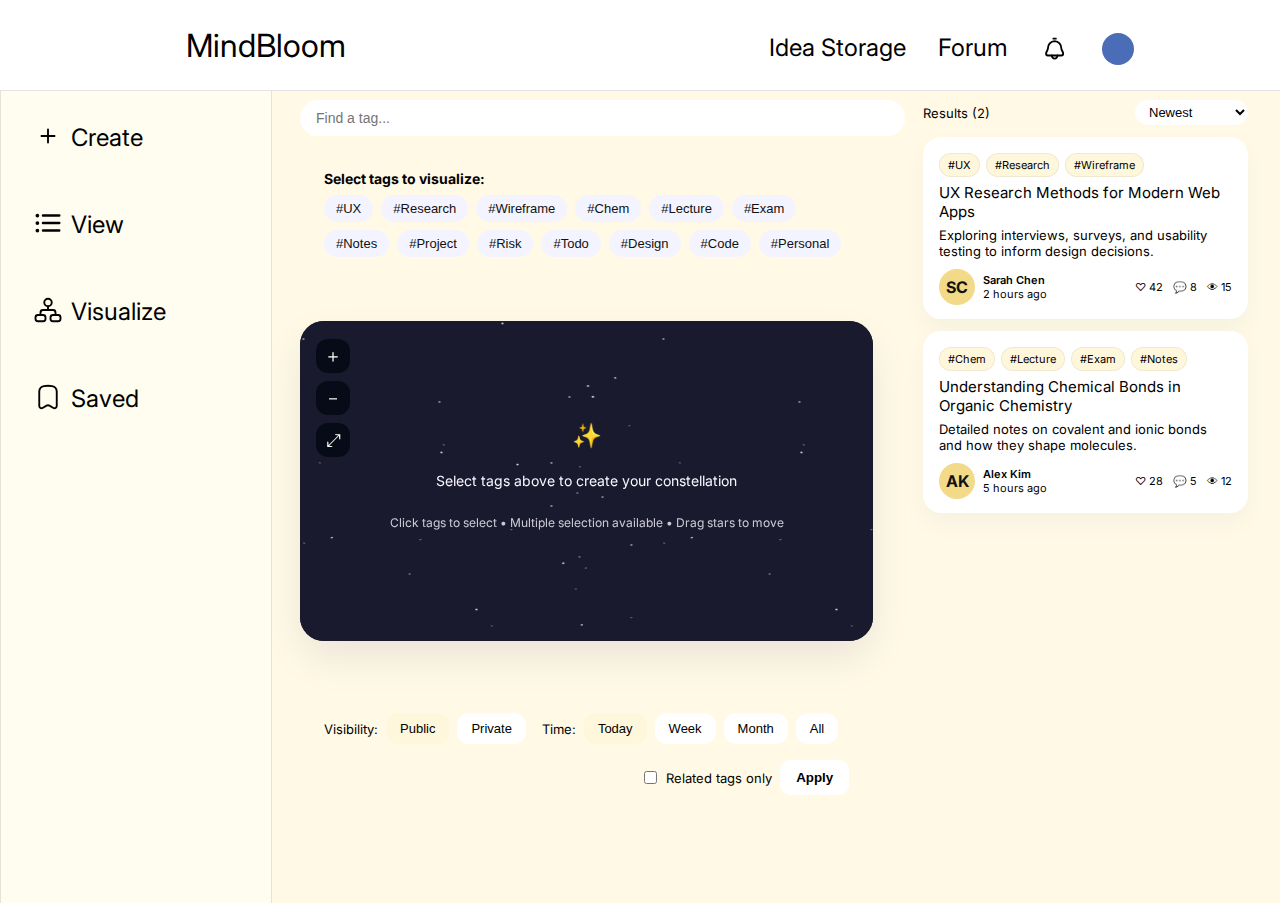
<file: CGT141/visualize.html>
<!DOCTYPE html>
<html lang="en">
<head>
  <meta charset="UTF-8" />
  <meta name="viewport" content="width=device-width, initial-scale=1.0"/>
  <link rel="stylesheet" href="css/master.css">
  <link rel="stylesheet" href="css/mediaqueries.css">
  <link rel="stylesheet" href="css/visualize.css">   
  <script src="js/phone-nav.js" defer></script>
  <script src="js/script.js" defer></script>
  <script src="js/visualize.js" defer></script>
  <title>MindBloom — Create</title>
</head>
<body>
        <nav id="nav-main">
            <div class="logo"><a href="index.html" id="logo">MindBloom</a></div>
            <button class="nav-toggle">☰</button>
            <ul class="nav-links-2">
                <li><a href="storage.html">Idea Storage</a></li>
                <li><a href="forum.html">Forum</a></li>
                <li><a href="login.html"><img src="image/notification.svg" width="30px" height="30px" class="noti"></a></li>
                <li><a href="signup.html" class="user-profile-image"></a></li>
            </ul>
        </nav>
        <button class="menu-btn">></button>
        <div class="nav-links-3">
            <a href="create.html"><img src="image/plus.svg" width="30px" height="30px">Create</a>
            <a href="storage.html"><img  src="image/list.svg" width="30px" height="30px">View</a>
            <a href="visualize.html"><img  src="image/graph.svg" width="30px" height="30px">Visualize</a>
            <a href="saved.html"><img src="image/saved.svg" width="30px" height="30px">Saved</a> 
        </div>
        <section id="create-page">
<!-- MAIN CONTENT -->
<main class="page visualize-page">

    <div class="visualize-layout">

      <!-- LEFT COLUMN -->
      <section class="visual-left">

        <!-- Tag search -->
        <div class="vis-tag-search">
          <input type="text" id="tagSearchInput" placeholder="Find a tag...">
        </div>

        <!-- Tag pills -->
        <section class="vis-tag-select panel">
          <h2>Select tags to visualize:</h2>
          <div class="vis-tag-row" id="visTagList">
            <button class="pill-tag" data-tag="UX">#UX</button>
            <button class="pill-tag" data-tag="Research">#Research</button>
            <button class="pill-tag" data-tag="Wireframe">#Wireframe</button>
            <button class="pill-tag" data-tag="Chem">#Chem</button>
            <button class="pill-tag" data-tag="Lecture">#Lecture</button>
            <button class="pill-tag" data-tag="Exam">#Exam</button>
            <button class="pill-tag" data-tag="Notes">#Notes</button>
            <button class="pill-tag" data-tag="Project">#Project</button>
            <button class="pill-tag" data-tag="Risk">#Risk</button>
            <button class="pill-tag" data-tag="Todo">#Todo</button>
            <button class="pill-tag" data-tag="Design">#Design</button>
            <button class="pill-tag" data-tag="Code">#Code</button>
            <button class="pill-tag" data-tag="Personal">#Personal</button>
          </div>
        </section>

        <!-- SKY / CONSTELLATION -->
        <section class="vis-sky-panel panel">

          <div class="vis-sky-container" id="skyContainer">
            <!-- controls inside container -->
            <div class="vis-sky-controls">
              <button class="vis-sky-btn" id="zoomInBtn">＋</button>
              <button class="vis-sky-btn" id="zoomOutBtn">－</button>
              <button class="vis-sky-btn" id="fullscreenBtn">⤢</button>
            </div>

            <canvas id="skyLines"></canvas>

            <div class="vis-sky-stars" id="skyStars">
              <div class="vis-sky-hint" id="skyHint">
                <div class="vis-hint-icon">✨</div>
                <p>Select tags above to create your constellation</p>
                <p class="vis-hint-sub">
                  Click tags to select • Multiple selection available • Drag stars to move
                </p>
              </div>
            </div>
          </div>
        </section>

        <!-- FILTERS -->
        <section class="panel vis-filters">
          <div class="vis-filter-row">
            <div class="vis-filter-group" data-filter="visibility">
              <span class="vis-filter-label">Visibility:</span>
              <button class="pill active" data-value="public">Public</button>
              <button class="pill" data-value="private">Private</button>
            </div>

            <div class="vis-filter-group" data-filter="time">
              <span class="vis-filter-label">Time:</span>
              <button class="pill active" data-value="today">Today</button>
              <button class="pill" data-value="week">Week</button>
              <button class="pill" data-value="month">Month</button>
              <button class="pill" data-value="all">All</button>
            </div>

            <div class="vis-filter-group vis-filter-right">
              <label class="vis-checkbox">
                <input type="checkbox" id="relatedOnlyCheckbox">
                <span>Related tags only</span>
              </label>
              <button class="btn" id="applyFiltersBtn">Apply</button>
            </div>
          </div>
        </section>

      </section>

      <!-- RIGHT COLUMN -->
      <aside class="visual-right">

        <div class="vis-results-header">
          <span id="resultsCount">Results (3)</span>
          <select id="sortSelect">
            <option value="newest">Newest</option>
            <option value="likes">Most liked</option>
            <option value="views">Most viewed</option>
          </select>
        </div>

        <!-- Add data attributes so JS can filter -->
        <article
          class="vis-note-card"
          data-visibility="public"
          data-time="today"
          data-tags="UX,Research,Wireframe"
        >
          <div class="vis-note-tags">
            <span class="vis-note-tag">#UX</span>
            <span class="vis-note-tag">#Research</span>
            <span class="vis-note-tag">#Wireframe</span>
          </div>
          <h3>UX Research Methods for Modern Web Apps</h3>
          <p class="vis-note-body">
            Exploring interviews, surveys, and usability testing to inform design decisions.
          </p>
          <div class="vis-note-footer">
            <div class="vis-note-author">
              <div class="avatar">SC</div>
              <div class="vis-note-meta">
                <span class="vis-note-name">Sarah Chen</span>
                <span class="vis-note-time">2 hours ago</span>
              </div>
            </div>
            <div class="vis-note-stats">
              <span data-likes="42">♡ 42</span>
              <span data-comments="8">💬 8</span>
              <span data-views="15">👁 15</span>
            </div>
          </div>
        </article>

        <article
          class="vis-note-card"
          data-visibility="public"
          data-time="today"
          data-tags="Chem,Lecture,Exam,Notes"
        >
          <div class="vis-note-tags">
            <span class="vis-note-tag">#Chem</span>
            <span class="vis-note-tag">#Lecture</span>
            <span class="vis-note-tag">#Exam</span>
            <span class="vis-note-tag">#Notes</span>
          </div>
          <h3>Understanding Chemical Bonds in Organic Chemistry</h3>
          <p class="vis-note-body">
            Detailed notes on covalent and ionic bonds and how they shape molecules.
          </p>
          <div class="vis-note-footer">
            <div class="vis-note-author">
              <div class="avatar">AK</div>
              <div class="vis-note-meta">
                <span class="vis-note-name">Alex Kim</span>
                <span class="vis-note-time">5 hours ago</span>
              </div>
            </div>
            <div class="vis-note-stats">
              <span data-likes="28">♡ 28</span>
              <span data-comments="5">💬 5</span>
              <span data-views="12">👁 12</span>
            </div>
          </div>
        </article>

        <article
          class="vis-note-card"
          data-visibility="public"
          data-time="week"
          data-tags="Project,Risk,Todo"
        >
          <div class="vis-note-tags">
            <span class="vis-note-tag">#Project</span>
            <span class="vis-note-tag">#Risk</span>
            <span class="vis-note-tag">#Todo</span>
          </div>
          <h3>Project Risk Management Framework</h3>
          <p class="vis-note-body">
            A guide to identifying, assessing, and mitigating risks in software development.
          </p>
          <div class="vis-note-footer">
            <div class="vis-note-author">
              <div class="avatar">JL</div>
              <div class="vis-note-meta">
                <span class="vis-note-name">Jordan Lee</span>
                <span class="vis-note-time">1 day ago</span>
              </div>
            </div>
            <div class="vis-note-stats">
              <span data-likes="35">♡ 35</span>
              <span data-comments="10">💬 10</span>
              <span data-views="22">👁 22</span>
            </div>
          </div>
        </article>

      </aside>

    </div>

    <div class="spacer"></div>
  </main>

</body>
</html>
</file>
<file: CGT141/css/master.css>
@import url('https://fonts.googleapis.com/css2?family=Inter:ital,opsz,wght@0,14..32,200;1,14..32,200&display=swap');
html {
    scroll-behavior: smooth;
}

body {
    background-color: rgb(255, 249, 230);
    margin: 0; 
    padding: 0; 
}

/* DESKTOP-NAV */ 

nav, 
.nav-links,
.nav-links-2 {
    display: flex;
    padding-left: 20px;
    font-family: "Inter", sans-serif;
}

nav {
    justify-content: space-around;
    align-items: center;
    height: 10vh; 
}

.nav-links, 
.nav-links-2{
    gap: 2rem;
    list-style: none; 
    font-size: 1.5rem; 
}

.nav-links a {
    text-decoration: none; 
    text-decoration-color: white;
    color: black;
}

.nav-links a:hover {
    color: rgb(242, 218, 137); 
    text-decoration: underline;
    text-underline-offset: 0.5rem;
    text-decoration-color: rgb(242, 218, 137);
    cursor:default;
}

.nav-links-2 a {
    text-decoration: none; 
    text-decoration-color: white;
    color: black;
}

.nav-links-2 a:hover {
    color: rgb(242, 218, 137); 
    text-decoration: underline;
    text-underline-offset: 0.5rem;
    text-decoration-color: rgb(242, 218, 137);
    cursor:default;
}

.logo {
    font-size: 2rem;
    margin-right: 70px; 
}

.logo a:hover {
    color: rgb(242, 218, 137); 
    text-decoration: underline;
    text-underline-offset: 0.5rem;
    text-decoration-color: rgb(242, 218, 137);
    cursor:default;
}

.logo a {
    text-decoration: none; 
    text-decoration-color: white;
    color: black;
}

.logo:hover {
    cursor:default;
}
/*GAME*/ 
#hook {
    background-color: darkslateblue; 
}

/*FEATURE 1*/

#feature1 {
    background-color: rgb(255, 228, 181);
    height: 560px;
}

.landingpage_info {
    padding-top: 180px; 
    padding-left: 50px; 
    padding-right: 40vw; 
    font-family: "Inter", sans-serif;
}

.landingpage_info h1 {
    font-size: 2rem; 
    color: black;
    font-weight: normal; 
}

.landingpage_info h2 {
    font-size: 1rem; 
    color: rgb(50, 49, 49);
    font-weight: normal; 
}

.landingpage_info hr {
    background-color: rgb(245,216,119);
    width: 25%; 
    margin-left: 0; 
    margin-right: auto; 
    margin-top: 3vw;
    border: none;
    padding-top: 0.75vw; 
}

#feature1_Demo {
    float: right; 
    width: 551px; 
    height: auto; 
    padding-top: 20px; 
    margin: 3vw; 
    background-color: white;
    box-shadow: 0 4px 8px 0 rgba(0, 0, 0, 0.2), 0 6px 20px 0 rgba(0, 0, 0, 0.19);
    border-radius: 25px;
    overflow: scroll;
}

#feature1_Demo_Phone {
    float: right; 
    width: auto; 
    height: 50%; 
    padding-top: 20px; 
    margin: 3vw; 
    margin-left: 5px; 
    background-color: white;
    box-shadow: 0 4px 8px 0 rgba(0, 0, 0, 0.2), 0 6px 20px 0 rgba(0, 0, 0, 0.19);
    border-radius: 25px;
    overflow: scroll;
}

#feature1_Demo_Phone h2, h3 {
    margin-left: 36px; 
    margin-top: 18.762px; 
    font-family: "Inter", sans-serif; 
    font-weight: normal; 
}

#feature1_Demo h2, h3 {
    margin-left: 36px; 
    margin-top: 18.762px; 
    font-family: "Inter", sans-serif; 
    font-weight: normal; 
}

input#feature1_Demo_Title_input, input#feature1_Demo_Content_input, input#feature1_Demo_Tags_input {
    margin-left: 36px; 
}

input#feature1_Demo_Title_input {
    width: 85%; 
    height: 36px;
    border-radius: 8px; 
    border: none;
    background-color: rgb(245, 245, 243);
    padding-left: 10px;
}

input#feature1_Demo_Tags_input {
    width: 30%; 
    height: 36px;
    border-radius: 8px; 
    border: none;
    background-color: rgb(245, 245, 243);
    padding-left: 10px;
}

#demo_tags {
    display: flex;
    gap: 0.75rem;
}

.add_button {
    background-color: rgb(245,216,119);
    border-radius: 8px; 
    border: none; 
    width: 11%;
}

.add_button:hover {
    background-color: rgb(239, 202, 82);
    border-radius: 8px; 
    border: none; 
    width: 11%;
}

#myColor {
    border: none; 
    background-color: transparent;
    width: 40px; 
    height: 40px; 
    appearance: none;
    cursor: cursor; 
}

#myColor::-webkit-color-swatch {
    border-radius: 50%;
    border: 2px solid black; 
}

#myColor::-moz-color-swatch {
    border-radius: 50%;
    border: 2px solid black; 
}

#feature1_Demo_Content_input {
    width: 85%; 
    height: 36px;
    border-radius: 8px; 
    border: none;
    background-color: rgb(245, 245, 243);
    padding-left: 10px;
}

#pub_pri button {
    background-color: rgb(245,216,119);
    border-radius: 8px; 
    border: none;
    width: 15rem;
    height: 2rem; 
    gap: 2px; 
}

#pub_pri button:hover {
    background-color: rgb(239, 202, 82);
}

#pub_pri { 
    margin: 30px; 
    margin-top: 30px; 
}

#feature1_Demo_Phone #pub {
    margin-top: 10px; 
}

/*FEATURE 2*/

#feature2 {
    height: 560px;
}

#feature2_Demo {
    float: left; 
    width: 551px; 
    height: 444.004px; 
    padding-top: 1vw;
    margin: 3vw; 
    margin-right: 3vw; 
    background-color: white;
    box-shadow: 0 4px 8px 0 rgba(0, 0, 0, 0.2), 0 6px 20px 0 rgba(0, 0, 0, 0.19);
    border-radius: 25px;
}

#feature2_Demo_Phone {
    width: auto; 
    height: 50%; 
    padding-top: 1vw;
    margin: 25px; 
    background-color: white;
    box-shadow: 0 4px 8px 0 rgba(0, 0, 0, 0.2), 0 6px 20px 0 rgba(0, 0, 0, 0.19);
    border-radius: 25px;
    overflow: scroll; 
}

.landingpage_info1 {
    padding-top: 180px; 
    font-family: "Inter", sans-serif;
    margin-left: 33px; 
    margin-right: 36px; 
}

.landingpage_info1a {
    font-family: "Inter", sans-serif;
    margin-left: 33px; 
    margin-right: 36px; 
}

.landingpage_info1a h1 {
    font-size: 2rem; 
    color: black;
    font-weight: normal; 
}

.landingpage_info1a h2 {
    font-size: 1rem; 
    color: rgb(50, 49, 49);
    font-weight: normal; 
}

.landingpage_info1 h1 {
    font-size: 2rem; 
    color: black;
    font-weight: normal; 
}

.landingpage_info1 h2 {
    font-size: 1rem; 
    color: rgb(50, 49, 49);
    font-weight: normal; 
}

.landingpage_info1 hr {
    background-color: rgb(245,216,119);
    width: 20%; 
    margin-right: 550px; 
    margin-left: auto; 
    margin-top: 3vw;
    border: none;
    padding-top: 0.75vw; 
}

.landingpage_info1a hr {
    background-color: rgb(245,216,119);
    width: 20%; 
    margin-right: 550px; 
    margin-left: auto; 
    margin-top: 3vw;
    border: none;
    padding-top: 0.75vw; 
}

/*FEATURE 3*/

#feature3 {
    background-color: rgb(255, 228, 181);
    height: 560px;
}

#feature3_Demo {
    float: right; 
    width: 551px; 
    height: 444.004px; 
    padding-top: 1vw;
    margin: 3vw; 
    margin-right: 50px; 
    background-color: white;
    box-shadow: 0 4px 8px 0 rgba(0, 0, 0, 0.2), 0 6px 20px 0 rgba(0, 0, 0, 0.19);
    border-radius: 25px;
    overflow: scroll;
}

#feature3_Demo_Phone {
    float: right; 
    width: auto; 
    height: 50%; 
    padding-top: 1vw;
    margin: 3vw; 
    margin-right: 50px; 
    background-color: white;
    box-shadow: 0 4px 8px 0 rgba(0, 0, 0, 0.2), 0 6px 20px 0 rgba(0, 0, 0, 0.19);
    border-radius: 25px;
    overflow: scroll;
}

#nav_forum_demo {
    margin-top: -12px; 
}

#nav_forum_demo h3, h4 {
    font-weight: normal; 
    font-family: "Inter", sans-serif;
}

#nav_forum_demo h4 {
    margin-left: 36px;   
}

#feature3_Demo {
    background-color: rgb(252, 252, 249);
}

#note_container {
    background-color:rgb(255, 249, 230);
    margin-top: -8px; 
    display: flex;
    flex-wrap: wrap;
    gap: 16px; 
    padding: 15px; 
}

.notes {
    flex: 1 1 200px; /*chatgpt*/
    background-color: white; 
    border-radius: 14px; 
}

.notes_content h4, .notes_content h5 , .tags, .user_name, .user_name h6, .user_timepost, .user_timepost h6 { 
    margin-left: 20px; 
    margin-right: 20px; 
    font-family: "Inter", sans-serif;
    font-weight: normal; 
}

.hr_note {
    width: 90%;
    opacity: 0.5; 
    margin-top: 20px; 
}

.user_name h6 {
    font-size: 15px;
    color: black;
    margin: 0; 
}

.user_timepost h6 {
    font-size: 12px;
    color: rgb(112, 112, 112);
    margin-left: 0; 
    margin-top: 0;
}

.tags button {
    border-radius: 8px; 
    border: none; 
    padding: 5px; 
    margin-top: -10px; 
}

.training_tags {
    background-color: pink;
}

.marketing_tags {
    background-color: rgb(189, 234, 189);
}

.idea_tags {
    background-color: lightskyblue;
}

.daily_tags {
    background-color: lightgoldenrodyellow;
}

.technology_tags {
    background-color: lightsteelblue;
}

.fsb_tags {
    background-color: pink;
}

.environment_tags {
    background-color: lightgreen;
}

.event_tags {
    background-color: lightcoral;
}

.food_tags {
    background-color: lightsalmon;
}

.halloween_tags {
    background-color: lightseagreen;
}

.notchoose_tags {
    background-color: grey; 
    opacity: 90%; 
}

#notes1 {
    border: 2px solid lightcoral;
}

#notes2 {
    border: 2px solid lightseagreen;
}

#notes3 {
    border: 2px solid lightskyblue;
}

#notes4 {
    border: 2px solid lightsalmon;
}

#notes5 {
    border: 2px solid lightcoral;
}

#notes6 {
    border: 2px solid lightseagreen;
}

#notes7 {
    border: 2px solid lightskyblue;
}

#notes8 {
    border: 2px solid lightsalmon;
}

#notes9 {
    border: 2px solid lightcoral;
}

/*FOOTNOTE*/

.footnote {
    background: rgb(26,26,46) url("../image/manystar.png") repeat top center;
    z-index: 0; 
    padding-top: 10px; 
    height: auto;
}

.footnote h1, 
.footnote h3 {
    font-weight: normal;
    color: white; 
    font-family: "Inter", sans-serif;
    text-align: center;
    margin-top: 30px; 
}

.footnote button {
    background-color: rgb(245,216,119);
    border-radius: 8px; 
    border: none; 
    height: 40px; 
    align-items: center;
    display: block; 
    margin: 0 auto; 
    margin-top: 40px; 
    font-family: "Inter", sans-serif;
    position: relative;
    bottom: 20px; 
}

.footnote button:hover {
    background-color: rgb(239, 202, 82);
}

.footnote button a {
    text-decoration: none;
    color: black; 
}

/*FEATURE2 extra*/

#feature2_Demo {
    background: rgb(26,26,46) url("../image/manystar.png") repeat top center;
    z-index: 0; 
}

#feature2_Demo_Phone {
    background: rgb(26,26,46) url("../image/manystar.png") repeat top center;
    z-index: 0; 
}

.tags {
    display: flex; 
    gap: 10px; 
}

.tags h2 {
    color: rgb(228, 223, 223); 
    font-size: 20px;
    font-weight: normal; 
}

.tags button {
    height: 50%; 
    margin-top: 17px;
}

.resize {
    width: 20%; 
    gap: 10px; 
    position: relative;
    top: -60px; 
    left: 30px; 
}

.sort1 {
    border: 1px solid white; 
    padding: 5px; 
    border-radius: 8px;
}


#feature2_Demo hr {
    margin: 0;
    padding: 0; 
}

/*Avatar*/ 

.user-profile-image {
    width: 32px;
    height: 32px;
    border-radius: 50%;
    background: #4b6cb7;
    color: #fff;
    display: flex;
    align-items: center;
    justify-content: center;
    font-weight: bold;
    font-size: 14px;
    font-family: "Inter", sans-serif;
}



.notes_user {
    display: flex; 
    margin-left: 20px;
    padding-top: 5px;  

}

.nav-links-2 {
    margin-top: 35px; 
}

#nav-main {
    background-color: white;
    border-bottom: 1px solid rgba(0, 0, 0, 0.1);
    position: fixed;
    z-index: 10; 
    width: 100%;

}

.nav-links-3 {
    display: flex;
    font-family: "Inter", sans-serif;
    gap: 2rem;
    list-style: none; 
    font-size: 1.5rem; 
}

.nav-links-3 a {
    text-decoration: none; 
    text-decoration-color: white;
    color: black;
    width: 200px;
    height: 50px; 
    padding-left: 20px;  
    padding-top: 5px; 
}

.nav-links-3 a img {
    position: relative;
    top: 5px;
    right: 8px; 
}

.nav-links-3 {
    display: flex; 
    flex-direction: column;
    height: 100%; 
    width: 250px; 
    background-color: rgb(255, 253, 240);
    position: fixed;
    z-index: 1; 
    overflow-x: hidden;
    top: 70px; 
    padding-top: 40px; 
    padding-left: 20px; 
    border: 1px solid rgba(0, 0, 0, 0.1);
}

.nav-links-3 a:hover {
    background-color: rgba(242, 218, 137, 0.2); 
    border-radius: 10px;
    cursor:default;
}

#view-page { 
    height: 100%; 
    width: 100%; 
    width: calc(100% - 300px);
    max-width: 1100px; 
    margin-left: 300px; 
    padding-top: 100px; 
}

#view-page .tags {
    position: relative; 
    top: -20px; 
}

#view-page .note-container-1 .notes {
    flex-shrink: 0;
    flex: 1 1 250px;
    max-width: 350px;
}

#create-page { 
    height: 100%; 
    width: 100%; 
    width: calc(100% - 300px);
    margin-left: 300px; 
    padding-top: 100px; 
}



#forum-page-1 { 
    height: 100%; 
    width: auto; 
    max-width: 1350px; 
    margin-left: 50px; 
    padding-top: 100px; 
}

#forum-page-1 .tags {
    position: relative; 
    top: -20px; 
}

#forum-page-1 .note-container-1 .notes {
    flex-shrink: 0;
    flex: 1 1 250px;
    max-width: 350px;
}

#save-page { 
    height: 100%; 
    width: 100%; 
    width: calc(100% - 300px);
    max-width: 1100px; 
    margin-left: 300px; 
    padding-top: 100px; 
}

#save-page .tags {
    position: relative; 
    top: -20px; 
}

#save-page .note-container-1 .notes {
    flex-shrink: 0;
    flex: 1 1 250px;
    max-width: 350px;
}

    
.note-container-1 {
    background-color:rgb(255, 249, 230);
    margin-top: -8px; 
    display: flex;
    flex-wrap: wrap;
    gap: 35px; 
    padding: 15px; 
    justify-content: flex-start;
    margin-left: -5px; 
}

.filter-tags {
    display: flex; 
    flex-direction: row;
    flex-wrap: wrap;
    gap: 15px;
}

.apply-button {
    background-color: rgb(245,216,119);
    border-radius: 8px; 
    border: none; 
    width: auto; 
}

.apply-button::placeholder {
    text-align: center;
}

.myDropdown {
    text-align: center;
    width: auto; 
}


.apply-button {
    padding: 5px; 
}

.sort {
    float: right; 
}

.myDropdown {
    margin-right: 10px; 
    padding: 2px; 
    border-radius: 5px;
}

.sort h3 {
    margin-left: 0; 
    font-size: 25px;
    margin-top: 20px; 
    margin-bottom: 20px; 
    font-family: "Inter", sans-serif;
    font-weight: normal;
}

.filter h2 {
    font-family: "Inter", sans-serif;
    font-weight: normal;
}

.filter {
    margin-left: 15px; 
}

.sort {
    position: relative;
    top: -2px; 
    right: 40px; 
}

.filter-container {
    background-color:white;
    border-radius: 10px;
    padding: 5px; 
    margin-left: 5px; 
    margin-top: 20px;
    width: 98%;
    margin-bottom: 20px; 
}

.search-query {
    margin-left: 8px; 
    padding: 10px; 
    margin-bottom: 15px; 
    margin-right: 10px; 
    max-width: 98%;
    width: 98%; 
    border-radius: 6px;
    border: none; 
    background-color: #fcfcfc;
}

.search-query::placeholder {
    font-family: "Inter", sans-serif;
}

.like_button {
    margin-top: 6px;
    margin-left: auto; 
    padding-right: 20px; 
}

.bi-heart {
    width: 25px;
    height: 25px;
    fill: none;
    stroke: rgb(187, 36, 36);
    stroke-width: 1.5px; 
    cursor: pointer;
}

.bi-heart.filled {
    fill: rgb(187, 36, 36);
    stroke: rgb(187, 36, 36);
}

.bi-heart:hover {
    fill: rgb(187, 36, 36);
}

.bi-heart-1:hover {
    fill: none; 
    stroke: rgb(187, 36, 36);
    stroke-width: 1.5px; 
}

.bi-heart-1.outline {
    fill: none; 
    stroke: rgb(187, 36, 36);
    stroke-width: 1.5px; 
}

.bi-heart-1 {
    width: 25px;
    height: 25px;
    fill: rgb(187, 36, 36);
    cursor: pointer;
}

#forum-page { 
    width: 100%; 
    margin-left: 0px; 
}

/*GAME*/

.game-wrap {
    position: relative;
    width: 100%;
    height: 560px;
    margin: 0 auto;
    overflow: hidden;
    background: rgb(26,26,46);
  }
  
  
  .footnote2 { background: rgb(26,26,46); z-index: 0; }
  
  /* STAR FIELD (twinkle + drift) */
  .game-wrap::after {
    content: "";
    position: absolute; inset: 0;
    pointer-events: none;
    z-index: 0;
  
    background:
      radial-gradient(#ffffff 1.2px, transparent 1.3px),
      radial-gradient(#ffffff 1px, transparent 1.1px),
      radial-gradient(#ffffff 1.4px, transparent 1.5px);
    background-size:
      160px 160px,
      220px 220px,
      280px 280px;
    background-position:
      10px 20px,
      60px 100px,
      90px 70px;
  
    opacity: .75;
    animation:
      sparkleA 7.5s ease-in-out infinite,
      driftA 80s linear infinite;
  }
  
  .game-wrap::before {
    content: "";
    position: absolute; inset: 0;
    pointer-events: none;
    z-index: 0;
  
    background:
      radial-gradient(#ffffff 1.1px, transparent 1.2px),
      radial-gradient(#ffffff 1.3px, transparent 1.4px),
      radial-gradient(#ffffff 1px, transparent 1.1px);
    background-size:
      200px 200px,
      260px 260px,
      320px 320px;
    background-position:
      30px 50px,
      120px 30px,
      70px 160px;
  
    opacity: .55;
    filter: blur(0.2px);
    animation:
      sparkleB 9.2s ease-in-out infinite alternate,
      driftB 110s linear infinite;
  }
  
  /* Twinkle + slow drift keyframes */
  @keyframes sparkleA {
    0% {opacity:.55} 12%{opacity:.85} 24%{opacity:.6} 37%{opacity:.95}
    52%{opacity:.65} 68%{opacity:.9} 83%{opacity:.58} 100%{opacity:.8}
  }
  @keyframes sparkleB {
    0% {opacity:.45} 18%{opacity:.75} 33%{opacity:.5} 50%{opacity:.85}
    67%{opacity:.52} 84%{opacity:.8} 100%{opacity:.6}
  }
  @keyframes driftA {
    0%   { background-position: 10px 20px, 60px 100px, 90px 70px; }
    100% { background-position: 0px 10px,  50px 90px,  80px 60px; }
  }
  @keyframes driftB {
    0%   { background-position: 30px 50px, 120px 30px, 70px 160px; }
    100% { background-position: 40px 40px, 110px 20px, 60px 150px; }
  }
  
  /* Screens*/
  
  .screen {
    position: absolute; inset: 0;
    display: none;
    background: transparent;

  }
  .screen.active { display: block; }
  
  .screen > * { position: relative; z-index: 1; }
  
  
  /* Start Screen layout*/

  #start-screen {
    margin-bottom: 100px; 
  }
  
  #start-screen .intro {
    height: 100%;
    display: flex; flex-direction: column;
    align-items: center; justify-content: center;
    text-align: center; gap: 30px;
  }
  
  /* Game area*/
  
  #game-area { position: relative; width: 100%; height: 100%; overflow: hidden; }
  
  .top-bar {
    position: absolute; top: 10px; left: 50%; transform: translateX(-50%);
    display: flex; gap: 60px;
    background: rgba(0,0,0,0.30);
    color: white; 
    padding: 10px 25px; border-radius: 50px;
    font-weight: 600; font-size: 0.9rem; z-index: 2;
  }
  
  
  /* Buttons*/
  
  button #start-btn, .primary {
    background: #f5d86a; color: rgb(26,26,46); border: none;
    padding: 12px 28px; border-radius: 12px; font-weight: 700; font-size: 1rem;
    cursor: pointer; transition: transform .15s ease, filter .15s ease;
  }
  button:hover, .primary:hover { transform: translateY(-2px); filter: brightness(1.05); }
  button:active, .primary:active { transform: scale(0.98); }
  
  
  /* Typography & intro animations */
  
  .brandline { font-size: 1.5rem; font-weight: 700; color: #ffd76a; margin-bottom: 6px; }
  .tagline   { font-size: 0.9rem; color: rgba(255,255,255,0.85); font-weight: 500; }
  .instruction { background: rgba(0,0,0,0.35); color: rgba(255,255,255,0.95); padding: 14px 28px; border-radius: 12px; font-size: 0.99rem; }
  
  @keyframes fadeInUp { 0%{opacity:0;transform:translateY(14px)} 100%{opacity:1;transform:translateY(0)} }
  .brandline   { opacity: 0; animation: fadeInUp 1.5s ease forwards; }
  .tagline     { opacity: 0; animation: fadeInUp 1.5s ease forwards; animation-delay: 1.5s; }
  .instruction { opacity: 0; animation: fadeInUp 1.5s ease forwards; animation-delay: 3s; }
  
  
  /* Clickable Star */
  
  .star {
    width: 40px; height: 40px; background: #ffffff; position: absolute; cursor: pointer;
    opacity: 0; transform-origin: center;
    clip-path: polygon(50% 0%,60% 40%,100% 50%,60% 60%,50% 100%,40% 60%,0% 50%,40% 40%);
    box-shadow: 0 0 20px rgba(255,255,255,1);
    transition: transform 0.1s ease;
  }
  .star.show     { animation: starPop 0.5s ease-out forwards; }
  .star.fade-out { animation: starFade 0.2s ease-in-out forwards; }
  
  @keyframes starPop { 0%{transform:scale(0.3);opacity:0} 70%{transform:scale(1.1);opacity:1} 100%{transform:scale(1);opacity:1} }
  @keyframes starFade { 0%{opacity:1;transform:scale(1)} 100%{opacity:0;transform:scale(0.6)} }
  
  
  /* Result Screen (brand top, centered text, scroll bottom) */
  
  #result-screen { background: transparent; }
  
  .result-card {
    position: relative;
    display: flex;
    flex-direction: column;
    justify-content: flex-start;
    align-items: center;
    height: 88%;
    padding: 28px;
    background: rgb(26,26,46);
    border-radius: 28px;
    box-shadow: 0 12px 40px rgb(26,26,46);
  }
  
  /* Brand/title block — stays at the top */
  .brand {
    text-align: center;
    color: rgba(255,255,255,0.9);
    margin-top: 12px;
  }
  .brand .brand-name { font-weight: 700; margin: 0 8px; }
  .brand .tagline    { margin-top: 6px; font-size: 0.98rem; color: rgba(255,255,255,0.8); }
  
  /* All result messages centered vertically */
  .result-body {
    width: 100%;
    max-width: 720px;
    text-align: center;
    margin: auto;
    display: flex;
    flex-direction: column;
    justify-content: center;
    align-items: center;
    flex-grow: 1;
  }
  
  /* Restored gray divider line */
  .divider {
    border: none;
    height: 1px;
    background: rgba(255,255,255,0.2);
    width: 80%;
    margin: 20px auto;
  }
  
  .lead { font-size: 0.99rem; color: rgba(255,255,255,0.9); margin: 6px 0; }
  .mid  { font-size: 0.99rem; color: rgba(255,255,255,0.88); margin: 10px 0; line-height: 1.5; }
  .hl   { color: #f5d86a; font-weight: 700; }
  
  /* Scroll to explore pinned at bottom */
  .scroll-wrap {
    position: absolute;
    bottom: 16px;
    left: 50%;
    transform: translateX(-50%);
    display: flex;
    flex-direction: column;
    align-items: center;
    justify-content: center;
    gap: 6px;
    color: rgba(255,255,255,0.8);
    cursor: pointer;
    user-select: none;
    text-align: center;
    animation: floatY 2.2s ease-in-out infinite;
  }
  .scroll-wrap .scroll-copy { font-size: 1rem; }
  .scroll-wrap .chev { font-size: 1.4rem; line-height: 1; animation: floatY 2.2s ease-in-out infinite; animation-delay: .25s; }
  
  @keyframes floatY { 0%{transform:translate(-50%,0);opacity:.85} 50%{transform:translate(-50%,-6px);opacity:1} 100%{transform:translate(-50%,0);opacity:.85} }
  
  .primary {
    position: absolute; bottom: 24px; left: 50%; transform: translateX(-50%);
    background: #f5d86a; color: #1a1a1a; border: none; padding: 12px 28px; border-radius: 12px;
    font-weight: 700; font-size: 1rem; cursor: pointer;
    transition: transform .15s ease, filter .15s ease;
  }
  .primary:hover { transform: translate(-50%, -2px); filter: brightness(1.05); }
  .primary:active { transform: translate(-50%, 0) scale(0.98); }
  
  /* Line-by-line reveal hook */
  .result-line { opacity: 0; }
  .result-line.show { animation: resultLineIn 0.5s ease forwards; }
  @keyframes resultLineIn { from{opacity:0;transform:translateY(10px)} to{opacity:1;transform:translateY(0)} }
  
  /* Hamburger menu */ 

#hamburger-nav {
    display: none;
}

.hamburger-menu {
    position: relative; 
    display:inline-block;
    z-index: 999;
}

.hamburger-icon {
    display: flex; 
    flex-direction: column;
    justify-content: space-between;
    height: 26px;
    width: 30px;
    cursor: pointer;
}

.hamburger-icon span {
    width: 100%;
    height: 2.5px; 
    background-color: black;
    transition: all 0.3ms ease-in-out;
}

.menu-links {
    position: absolute;
    top: 100%; 
    right: 0%; 
    background-color: white;
    width: 150px;
    max-height: 0; 
    overflow: hidden;
    transition:  all 0.3ms ease-in-out; 
}

.menu-links a {
    display: block;
    margin-top: 30px;
    text-align: right;
    font-size: 1.3rem;
    color: black; 
    text-decoration: none;
    transition:  all 0.3ms ease-in-out; 
    margin-right: 10px; 
    margin-bottom: 30px; 
}

.menu-links a:hover {
    color: rgb(242, 218, 137); 
    text-decoration: underline;
    text-underline-offset: 0.5rem;
    text-decoration-color:rgb(242, 218, 137);
}

.menu-links li {
    list-style: none;
}

.menu-links.open {
    max-height: 300px; 
}

.hamburger-icon.open span:first-child {
    transform: rotate(45deg) translate(10px, 8px);
}

.hamburger-icon.open span:nth-child(2) {
    opacity: 0; 
}

.hamburger-icon.open span:last-child{
    transform: rotate(-45deg) translate(8px, -8px);
}

.hamburger-icon span:first-child {
    transform: none;
}

.hamburger-icon span:first-child {
    opacity: 1;
}

.hamburger-icon span:first-child {
    transform: none;
}
</file>
<file: CGT141/css/mediaqueries.css>
#feature1_Demo {
    display: block;
}

#feature1_Demo_Phone {
    display: none;
}

#feature3_Demo {
    display: block;
}

#feature3_Demo_Phone {
    display: none;
}

#feature2_Demo {
    display: block;
}

#feature2_Demo_Phone {
    display: none;
}

.landingpage_info1a {
    display: none; 
}
.menu-btn {
    display: none;
}

@media screen and (max-width:800px) {
    #desktop-nav {
        display: none;
    }
    #hamburger-nav {
        display: flex
    }

    #feature1_Demo{
        display: none; 
    }

    #feature1_Demo_Phone {
        display: block; 
    }

    #feature3_Demo{
        display: none; 
    }

    #feature3_Demo_Phone {
        display: block; 
    }

    #feature2_Demo{
        display: none; 
    }

    #feature2_Demo_Phone {
        display: block; 
    }

    .landingpage_info1a {
        display: block; 
    }

    .landingpage_info1 {
        display: none; 
    }

    .nav-links-3 {
        display: none; 
    }

    .nav-links-3 {
        display: flex;
        flex-direction: column;
        height: 100%; 
        width: 250px; 
        background-color: rgb(255, 253, 240);
        position: fixed;
        z-index: 1000;
        top: 70px;
        padding-top: 40px; 
        padding-left: 20px; 
        border: 1px solid rgba(0, 0, 0, 0.1);

        transform: translateX(-260px); /* hidden on the left */
        transition: transform 0.3s ease;
    }

    /* mobile open state */
    .nav-links-3.open {
        transform: translateX(0);
    }

    /* menu button ONLY on phone view */
    .menu-btn {
        display: block;
        font-size: 30px;
        background: rgb(242, 218, 137);
        border: none;
        border-radius: 5px; 
        padding: 10px;
        position: fixed;
        top: 80px; 
        left: 10px;
        cursor: pointer;
        transition: transform 0.3s ease;   /* animate movement */
        z-index: 1100;
    }

    .menu-btn.shifted {
        transform: translateX(260px);     /* moves button same width as sidebar */
    }

    #view-page {
        margin-left: 50px; 
        width: 80%; 
    }

    #create-page {
        margin-left: 50px; 
        width: 80%; 
    }

    #save-page {
        margin-left: 50px; 
        width: 80%; 
    }

        /* show hamburger */
        .nav-toggle {
            display: block;
            color: rgb(242, 218, 137); 
            font-size: 40px; 
            border: none; 
            background-color: white; 
        }
    
        /* hide nav links by default */
        .nav-links-2 {
            display: none;
            position: absolute;
            top: 70px;
            right: 0;
            background: rgb(255, 253, 240);
            flex-direction: column;
            width: 180px;
            border: 1px solid rgba(0,0,0,0.1);
            padding: 20px;
            gap: 15px;
            z-index: 999;
        }
    
        /* show when toggled */
        .nav-links-2.open {
            display: flex;
        }
}

@media (min-width: 801px) {
    .nav-links-3 {
        display: flex; 
        flex-direction: column;
        height: 100%; 
        width: 250px; 
        background-color: rgb(255, 253, 240);
        position: fixed;
        z-index: 1; 
        overflow-x: hidden;
        top: 70px; 
        padding-top: 40px; 
        padding-left: 20px; 
        border: 1px solid rgba(0, 0, 0, 0.1);

        /* always visible on desktop */
        transform: translateX(0);
    }

    .menu-btn {
        display: none;  /* hide menu button on desktop */
    }

    .nav-toggle {
        display: none; 
    }
}
</file>
<file: CGT141/css/master-create.css>
body {
    font-family: "Inter", sans-serif;
}

/*  Main Layout */
.page{
    padding-top: calc(var(--topnav-h) + 24px);
    padding-left: calc(var(--sidebar-w) + 32px);
    padding-right: 32px;
    max-width: 1100px;
    margin: 0 auto;
  }
  
  /* Panels */
  .panel{
    background: var(--panel);
    border:1px solid var(--stroke);
    border-radius: var(--radius);
    padding:24px;
    margin-bottom:24px;
  }
  .panel h2{ margin:0 0 16px 0; font-size:16px; }
  .panel h3{ margin:0 0 16px 0; font-size:16px; }
  .muted{ margin:0 0 16px 0; font-size:13px; }
  
  /*  Fields  */
  .field{ position:relative; margin-bottom:20px; }
  .field label{ display:block; font-weight:500; margin-bottom:8px; }
  .count{
    position:absolute; top:0; right:0; transform:translateY(20%);
    color:var(--muted); font-size:13px;
  }
  .hint{ color:var(--muted); font-size:14px; margin:4px 0 10px; }
  
  input[type="text"], textarea{
    width:100%; border:1px solid var(--stroke); border-radius:12px;
    padding:14px 16px; font-size:16px; background:#fff; outline:none;
  }
  input[type="text"]:focus, textarea:focus{
    border-color:#E9CC61; box-shadow:0 0 0 3px rgba(242,218,137,.25);
  }
  
  /* Tags */
  .tag-row{ display:flex; gap:12px; align-items:center; flex-wrap:wrap; }
  .tag-input{ flex:1; }
  
  .color-palette{ display:flex; gap:10px; align-items:center; }
  .dot{
    width:34px; height:34px; border-radius:50%;
    border:2px solid #00000018; background:#F5CF5D; cursor:pointer;
  }
  .dot.add{
    display:flex; align-items:center; justify-content:center;
    font-weight:400;
    background:#fff;
  }
  
  .hidden{ display:none !important; }
  
  /* add button */
  .btn{
    border:1px solid var(--stroke); background:#fff;
    padding:10px 16px; border-radius:10px; font-weight:600; cursor:pointer;
  }
  .btn.subtle:hover{ background:#FFF7DC; }
  
  /* rendered tags */
  .tag-list{ margin-top:10px; display:flex; gap:8px; flex-wrap:wrap; }
  .tag{
    display:inline-flex; align-items:center; gap:8px;
    padding:8px 10px; border-radius:999px; font-size:14px;
    border:1px solid var(--stroke); background:#fff;
  }
  .tag .dot-mini{ width:10px; height:10px; border-radius:50%; border:1px solid #00000010; }
  .tag .x{ cursor:pointer; opacity:.6; font-weight:700; }
  .tag .x:hover{ opacity:1; }
  
  /*  Dropzone  */
  .dropzone{
    position:relative;
    border:2px dashed #e0c792; background:#fffdf4;
    height: 190px; border-radius:10px;
    display:flex; align-items:center; justify-content:center;
    outline:none;
  }
  .dropzone:focus{ box-shadow:0 0 0 3px rgba(204, 176, 85, 0.402); }
  .dz-inner{ text-align:center; }
  .upload-icn{
    width:32px; height:32px; display:block; margin:0 auto 8px;
    color:#dabe4e;
  }
  .preview{
    position:absolute; inset:0;
    width:100%; height:100%; object-fit:cover; border-radius:14px;
  }
  
  /*  Visibility pills */
  .visibility{ display:flex; gap:12px; }
  .pill{
    border:1px solid var(--stroke); background:#fff;
    padding:10px 16px; border-radius:12px; font-weight:600; cursor:pointer;
  }
  .pill.active{ background:#FFF7DC; border-color:#E9CC61; }
  
  /* Live preview card  */
  .card{
    background:#fff; border:1px solid var(--stroke);
    border-radius:18px; padding:18px;
  }
  .card h3{ margin:0 0 6px; }
  .card .muted{ color:var(--muted); margin:0 0 14px; }
  .card-footer{
    display:flex; align-items:center; gap:12px;
    padding-top:12px; border-top:1px solid var(--stroke);
  }
  .avatar{
    width:36px; height:36px; border-radius:50%;
    display:grid; place-items:center; font-weight:700; color:#111; background:#F2DA89;
  }
  .meta .name{ font-weight:200; }
  .meta .date{ color:var(--muted); font-size:14px; }
  .badge{
    margin-left:auto; padding:6px 10px; border-radius:999px;
    background:#FFF7DC; border:1px solid #E9CC61; font-weight:400; font-size:10px;
  }
  .btn.save{
    background:var(--brand); border-color:#E9CC61; width:100%; margin-top:16px;
  }
  .btn.save:hover{ filter:brightness(.98); }
  
  /* bottom breathing room */
  .spacer{ height:60px; }
  
  /* invisible color input for custom color picker */
  .color-input-hidden {
    position: absolute;
    opacity: 0;
    pointer-events: none;
    width: 0;
    height: 0;
  }
</file>
<file: CGT141/css/style.css>
:root{
    --accent-color: rgb(245,216,119);
    --base-color: rgb(255,249,230);
    --text-color: black;
    --input-color: rgb(239, 202, 82);
}
@import url('https://fonts.googleapis.com/css2?family=Inter:ital,opsz,wght@0,14..32,200;1,14..32,200&display=swap');

*{
    margin: 0;
    padding: 0;
}
html{
    font-family: "Inter", sans-serif;
    font-size: 12pt;
    color: var(--text-color);
    text-align: center;
}

#signupbody{
    background-color: var(--base-color);
}
body{
    background-color: var(--base-color);
}

.wrapper{
    display: flex;
    align-content: center;
    flex-direction: column;
}


#form{
    width: min(400px, 100%);
    margin-top: 20px;
    margin-bottom: 50px;
    display: flex;
    flex-direction: column;
    gap: 10px;
    align-items: center;
    align-content: center;
    align-self: center;
}
#form > div{
    width: 100%;
    display: flex;
    justify-content: center;
}
#form label{
    flex-shrink: 0;
    height: 50px;
    width: 50px;
    background-color: var(--accent-color);
    border-radius: 10px 0 0 10px;
    display: flex;
    justify-content: center;
    align-items: center;
}
#form input:not([type="checkbox"]) {
    box-sizing: border-box;
    flex-grow: 1;
    min-width: 0;
    height: 50px;
    padding: 1em;
    font: inherit;
    border-radius: 0 10px 10px 0;  
    border: none;
}

#form input:hover{
    border: 2px solid var(--input-color);
}
#form input:focus{
    outline:none;
}
#form button{
    margin-top: 10px;
    border: none;
    border-radius: 1000px;
    padding: 10px 200px;
    background-color: var(--accent-color);
}

.checks{
    display: flex;
    flex-direction: column;
    align-content: center;
}

.checks > div {
    display: flex;          /* put checkbox and text in a row */
    align-items: center;    /* vertically center them */
    gap: 5px;               /* optional: space between checkbox and text */
}

.checks input[type="checkbox"] {
    flex-shrink: 0;         /* prevent checkbox from shrinking */
}

.checks p {
    margin: 0;              /* remove default margin so it's aligned nicely */
}

h1 {
    padding-top: 50px; 
}
</file>
<file: CGT141/css/visualize.css>
body {
    font-family: "Inter", sans-serif;
}


/*  Main Layout  */
.page{
    padding-top: calc(var(--topnav-h) + 24px);
    padding-left: calc(var(--sidebar-w) + 32px);
    padding-right: 32px;
    max-width: 1100px;
    margin: 0 auto;
  }
  
  /*  Panels  */
  .panel{
    background: var(--panel);
    border:1px solid var(--stroke);
    border-radius: var(--radius);
    padding:24px;
    margin-bottom:24px;
  }
  .panel h2{ margin:0 0 16px 0; font-size:16px; }
  
  /* Shared buttons / avatar  */
  .btn{
    border:1px solid var(--stroke); background:#fff;
    padding:10px 16px; border-radius:10px; font-weight:600; cursor:pointer;
  }
  
  .pill{
    border:1px solid var(--stroke); background:#fff;
    padding:8px 14px; border-radius:12px; font-weight:500; cursor:pointer;
    font-size:13px;
  }
  .pill.active{ background:#FFF7DC; border-color:#E9CC61; }
  
  .avatar{
    width:36px; height:36px; border-radius:50%;
    display:grid; place-items:center; font-weight:700; color:#111; background:#F2DA89;
  }
  
  /* bottom breathing room */
  .spacer{ height:60px; }
  
  
  
  /* main 2-column layout */
  .visualize-page .visualize-layout{
    display:grid;
    grid-template-columns:minmax(0,2.1fr) minmax(320px,1.3fr);
    gap:20px;
  }
  
  /* left column */
  .visualize-page .visual-left{
    display:flex;
    flex-direction:column;
    gap:16px;
  }
  
  /* tag search */
  .visualize-page .vis-tag-search input{
    width:100%;
    border:1px solid var(--stroke);
    border-radius:999px;
    padding:10px 16px;
    font-size:14px;
    background:#fff;
  }
  
  /* tag pills */
  .visualize-page .vis-tag-select{
    padding-top:18px;
  }
  .visualize-page .vis-tag-select h2{
    margin:0 0 8px;
    font-size:14px;
  }
  .visualize-page .vis-tag-row{
    display:flex;
    flex-wrap:wrap;
    gap:8px;
  }
  .visualize-page .pill-tag{
    border:none;
    border-radius:999px;
    padding:6px 12px;
    font-size:13px;
    background:#f3f4ff;
    color:#111;
    cursor:pointer;
  }
  .visualize-page .pill-tag.active{
    background:#F2DA89;
  }
  
  /* sky panel */
  .visualize-page .vis-sky-panel{
    padding:0;
  }
  
  .visualize-page .vis-sky-container{
    position:relative;
    border-radius:24px;
    overflow:hidden;
    height:320px;
    background:radial-gradient(circle at top,#1b2946 0%,#050814 55%);
    box-shadow:0 18px 40px rgba(23,15,73,.08);
  }
  
  /* subtle space stars */
  .visualize-page .vis-sky-container::before{
    content:"";
    position:absolute;
    inset:-40px;
    background-image:
      radial-gradient(1px 1px at 10% 20%, #fff3 0, transparent 60%),
      radial-gradient(1px 1px at 80% 30%, #fff3 0, transparent 60%),
      radial-gradient(1px 1px at 20% 80%, #fff3 0, transparent 60%),
      radial-gradient(1px 1px at 70% 60%, #fff3 0, transparent 60%);
    opacity:.6;
    pointer-events:none;
  }
  
  /* lines canvas */
  .visualize-page #skyLines{
    position:absolute;
    inset:0;
    background: rgb(26,26,46) url("../image/manystar.png") repeat top center;
    z-index: 0; 
  }
  
  /* star layer */
  .visualize-page .vis-sky-stars{
    position:relative;
    width:100%;
    height:100%;
  }
  
  /* hint text */
  .visualize-page .vis-sky-hint{
    position:absolute;
    inset:0;
    display:flex;
    flex-direction:column;
    align-items:center;
    justify-content:center;
    text-align:center;
    color:#f8f6ff;
    font-size:14px;
    pointer-events:none;
  }
  .visualize-page .vis-hint-icon{
    font-size:24px;
    margin-bottom:8px;
  }
  .visualize-page .vis-hint-sub{
    font-size:12px;
    opacity:.8;
  }
  
  /* zoom controls INSIDE container */
  .visualize-page .vis-sky-controls{
    position:absolute;
    left:16px;
    top:18px;
    z-index:3;
    display:flex;
    flex-direction:column;
    gap:8px;
  }
  .visualize-page .vis-sky-btn{
    width:34px;
    height:34px;
    border-radius:12px;
    border:none;
    background:rgba(3,7,18,.8);
    color:#fefcf5;
    font-size:18px;
    cursor:pointer;
  }
  
  /* star nodes (draggable) */
  .visualize-page .star-node{
    position:absolute;
    min-width:80px;
    padding:6px 10px;
    border-radius:12px;
    color:#fff9e4;
    font-size:12px;
    display:flex;
    align-items:center;
    gap:6px;
    cursor:grab;
    user-select:none;
  }

 
  .visualize-page .star-node::before{
    content:"✶";
    color:#ffd159;
    font-size:16px;
  }
  
  /* fullscreen sky */
  .visualize-page .vis-sky-container.fullscreen{
    height:420px;
  }
  
  /* filters */
  .visualize-page .vis-filters{
    margin-top:8px;
  }
  .visualize-page .vis-filter-row{
    display:flex;
    flex-wrap:wrap;
    gap:16px;
    align-items:center;
  }
  .visualize-page .vis-filter-group{
    display:flex;
    align-items:center;
    gap:8px;
  }
  .visualize-page .vis-filter-right{
    margin-left:auto;
  }
  .visualize-page .vis-filter-label{
    font-size:13px;
    color:var(--muted);
  }
  .visualize-page .vis-checkbox{
    display:inline-flex;
    align-items:center;
    gap:6px;
    font-size:13px;
    color:var(--muted);
  }
  
  /* right column */
  .visualize-page .visual-right{
    display:flex;
    flex-direction:column;
    gap:12px;
  }

  .visual-right {
    margin-left: 30px; 
  }
  
  /* results header */
  .visualize-page .vis-results-header{
    display:flex;
    align-items:center;
    justify-content:space-between;
    font-size:13px;
    color:var(--muted);
  }
  .visualize-page .vis-results-header select{
    border-radius:999px;
    border:1px solid var(--stroke);
    padding:4px 10px;
    font-size:13px;
    background:#fff;
  }
  
  /* cards */
  .visualize-page .vis-note-card{
    background:#fff;
    border:1px solid var(--stroke);
    border-radius:18px;
    padding:16px 16px 14px;
    box-shadow:0 10px 26px rgba(23,15,73,.04);
  }
  .visualize-page .vis-note-card h3{
    margin:6px 0 6px;
    font-size:15px;
  }
  .visualize-page .vis-note-body{
    margin:0 0 10px;
    font-size:13px;
    color:var(--muted);
  }
  .visualize-page .vis-note-tags{
    display:flex;
    flex-wrap:wrap;
    gap:6px;
  }
  .visualize-page .vis-note-tag{
    font-size:11px;
    padding:4px 8px;
    border-radius:999px;
    background:#FFF7DC;
    border:1px solid rgba(0,0,0,.06);
  }
  .visualize-page .vis-note-footer{
    display:flex;
    align-items:center;
    justify-content:space-between;
  }
  .visualize-page .vis-note-author{
    display:flex;
    align-items:center;
    gap:8px;
  }
  .visualize-page .vis-note-meta{
    display:flex;
    flex-direction:column;
    font-size:11px;
  }
  .visualize-page .vis-note-name{
    font-weight:600;
  }
  .visualize-page .vis-note-time{
    color:var(--muted);
  }
  .visualize-page .vis-note-stats{
    display:flex;
    gap:10px;
    font-size:11px;
    color:var(--muted);
  }
  
  /* responsive */
  @media (max-width: 1024px){
    .visualize-page .visualize-layout{
      grid-template-columns:1fr;
    }
    .visualize-page .vis-filter-right{
      margin-left:0;
    }
  }
</file>
